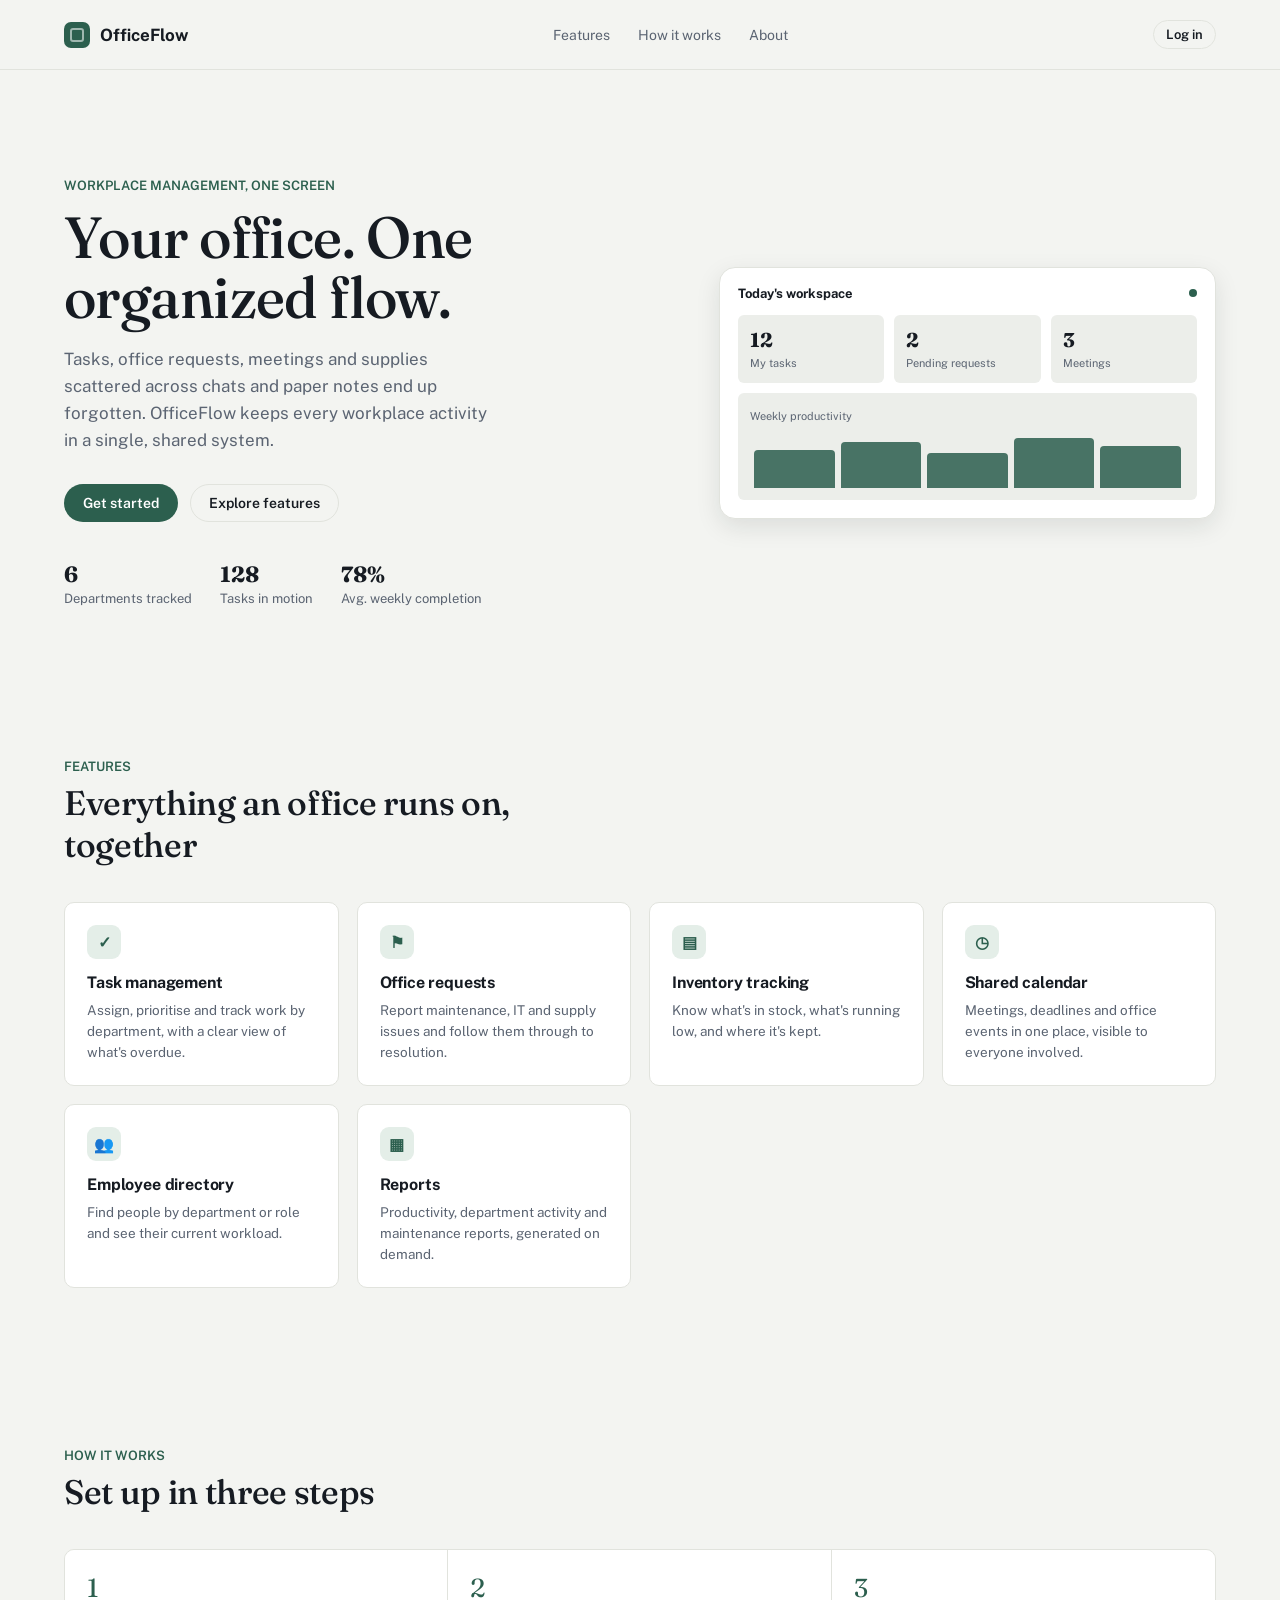
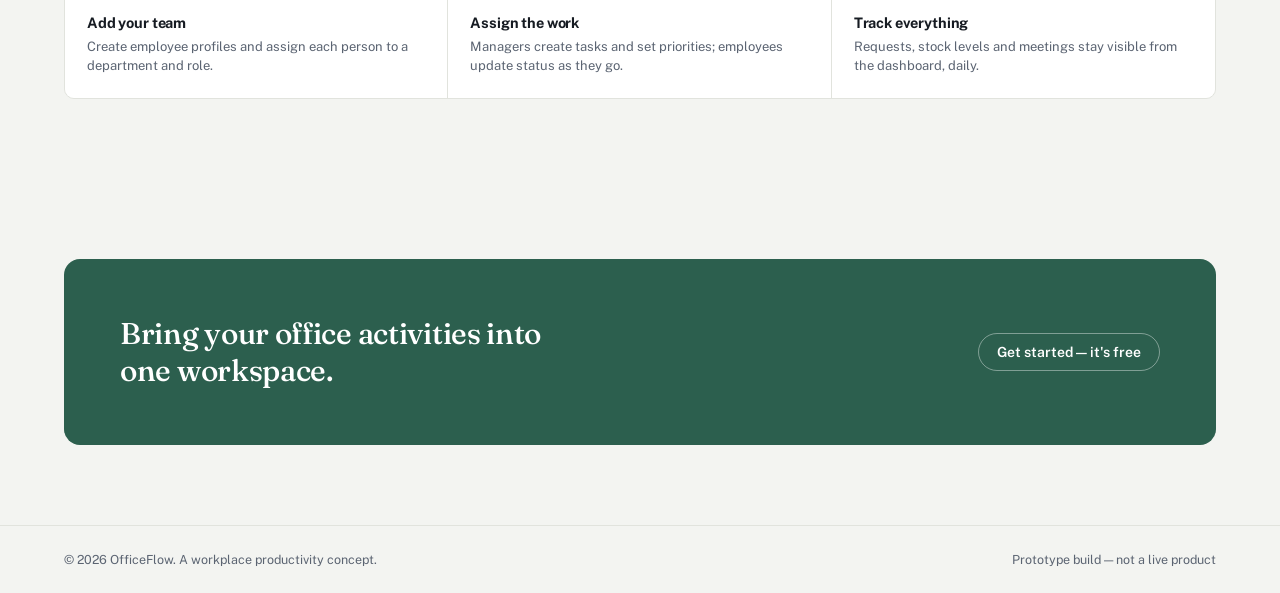
<file: officeflow-website/officeflow-site/index.html>
<!DOCTYPE html>
<html lang="en">
<head>
<meta charset="UTF-8">
<meta name="viewport" content="width=device-width, initial-scale=1, viewport-fit=cover">
<title>OfficeFlow — Organize. Collaborate. Get things done.</title>
<link rel="preconnect" href="https://fonts.googleapis.com">
<link rel="preconnect" href="https://fonts.gstatic.com" crossorigin>
<link href="https://fonts.googleapis.com/css2?family=Fraunces:ital,opsz,wght@0,9..144,400;0,9..144,500;0,9..144,600;1,9..144,500&family=Public+Sans:wght@400;500;600;700;800&display=swap" rel="stylesheet">
<link rel="stylesheet" href="style.css">
</head>
<body>
<nav class="landing-nav">
  <div class="brand"><span class="brand-mark"></span>OfficeFlow</div>
  <div class="landing-nav-links">
    <a href="#features-sec">Features</a>
    <a href="#how-sec">How it works</a>
    <a href="#about-sec">About</a>
  </div>
  <div class="landing-nav-cta"><a class="btn btn-ghost btn-sm" href="login.html">Log in</a></div>
</nav>

<section class="hero">
  <div>
    <div class="hero-eyebrow">WORKPLACE MANAGEMENT, ONE SCREEN</div>
    <h1 class="display">Your office. One organized flow.</h1>
    <p class="lede">Tasks, office requests, meetings and supplies scattered across chats and paper notes end up forgotten. OfficeFlow keeps every workplace activity in a single, shared system.</p>
    <div class="hero-actions">
      <a class="btn btn-primary" href="login.html">Get started</a>
      <a class="btn btn-ghost" href="#features-sec">Explore features</a>
    </div>
    <div class="hero-stats">
      <div class="hero-stat"><b>6</b><span>Departments tracked</span></div>
      <div class="hero-stat"><b>128</b><span>Tasks in motion</span></div>
      <div class="hero-stat"><b>78%</b><span>Avg. weekly completion</span></div>
    </div>
  </div>
  <div class="hero-preview">
    <div class="hero-preview-top"><b>Today's workspace</b><span class="hp-dot"></span></div>
    <div class="hp-row">
      <div class="hp-card"><b>12</b><span>My tasks</span></div>
      <div class="hp-card"><b>2</b><span>Pending requests</span></div>
      <div class="hp-card"><b>3</b><span>Meetings</span></div>
    </div>
    <div class="hp-card" style="margin-bottom:0;">
      <span>Weekly productivity</span>
      <div class="hp-bars">
        <i style="height:70%"></i><i style="height:85%"></i><i style="height:65%"></i><i style="height:92%"></i><i style="height:78%"></i>
      </div>
    </div>
  </div>
</section>

<section class="section" id="features-sec">
  <div class="section-head"><div class="kicker">FEATURES</div><h2 class="display">Everything an office runs on, together</h2></div>
  <div class="feature-grid">
    <div class="feature-card"><div class="fi">✓</div><h3>Task management</h3><p>Assign, prioritise and track work by department, with a clear view of what's overdue.</p></div>
    <div class="feature-card"><div class="fi">⚑</div><h3>Office requests</h3><p>Report maintenance, IT and supply issues and follow them through to resolution.</p></div>
    <div class="feature-card"><div class="fi">▤</div><h3>Inventory tracking</h3><p>Know what's in stock, what's running low, and where it's kept.</p></div>
    <div class="feature-card"><div class="fi">◷</div><h3>Shared calendar</h3><p>Meetings, deadlines and office events in one place, visible to everyone involved.</p></div>
    <div class="feature-card"><div class="fi">👥</div><h3>Employee directory</h3><p>Find people by department or role and see their current workload.</p></div>
    <div class="feature-card"><div class="fi">▦</div><h3>Reports</h3><p>Productivity, department activity and maintenance reports, generated on demand.</p></div>
  </div>
</section>

<section class="section" id="how-sec">
  <div class="section-head"><div class="kicker">HOW IT WORKS</div><h2 class="display">Set up in three steps</h2></div>
  <div class="how-steps">
    <div class="how-step"><div class="num">1</div><h4>Add your team</h4><p>Create employee profiles and assign each person to a department and role.</p></div>
    <div class="how-step"><div class="num">2</div><h4>Assign the work</h4><p>Managers create tasks and set priorities; employees update status as they go.</p></div>
    <div class="how-step"><div class="num">3</div><h4>Track everything</h4><p>Requests, stock levels and meetings stay visible from the dashboard, daily.</p></div>
  </div>
</section>

<section class="section" id="about-sec">
  <div class="cta-band">
    <h2 class="display">Bring your office activities into one workspace.</h2>
    <a class="btn btn-ghost" href="login.html">Get started — it's free</a>
  </div>
</section>

<footer class="landing-footer">
  <span>© 2026 OfficeFlow. A workplace productivity concept.</span>
  <span>Prototype build — not a live product</span>
</footer>
</body>
</html>
</file>
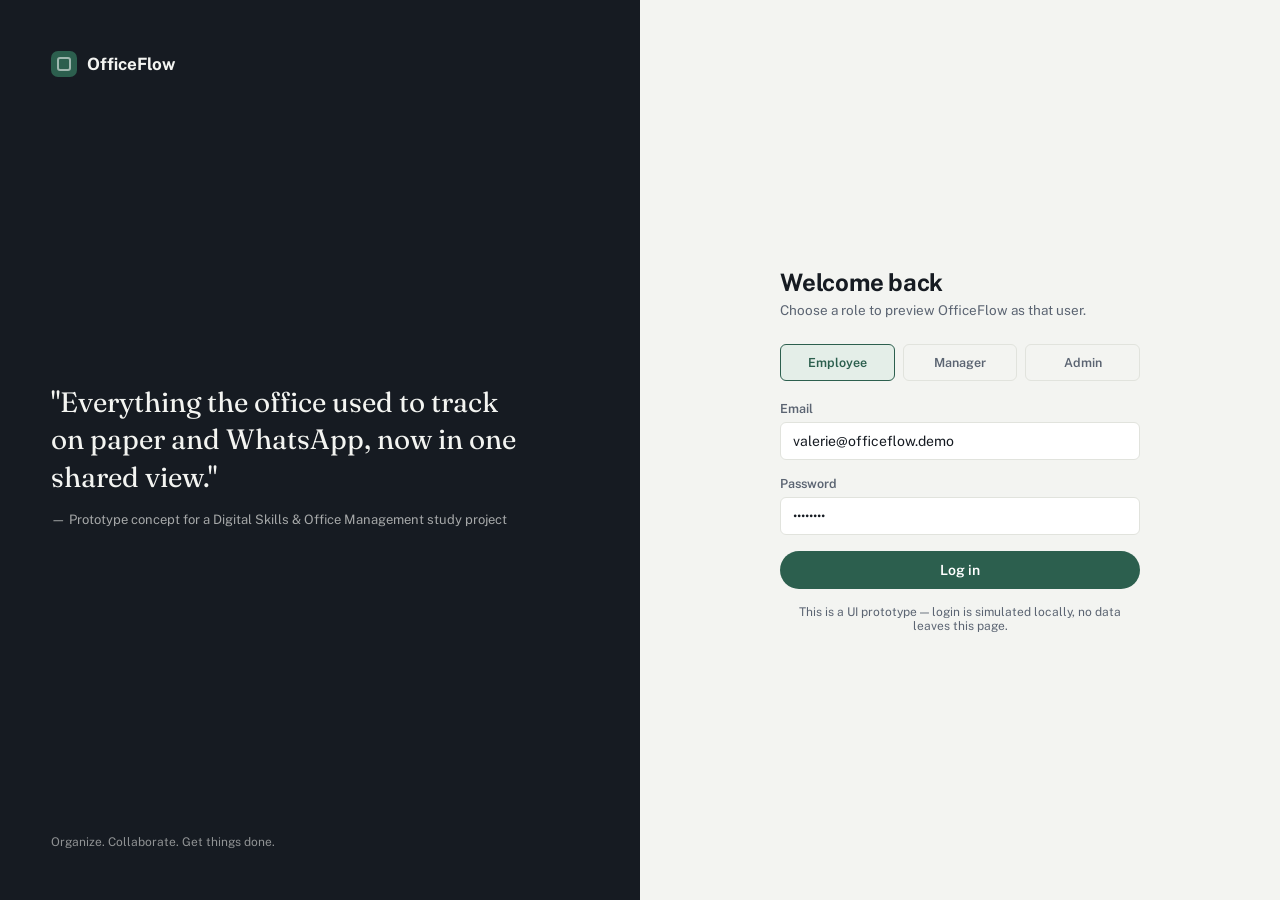
<file: officeflow-website/officeflow-site/admin-dashboard.html>
<!DOCTYPE html>
<html lang="en">
<head>
<meta charset="UTF-8">
<meta name="viewport" content="width=device-width, initial-scale=1, viewport-fit=cover">
<title>Office Overview — OfficeFlow</title>
<link rel="preconnect" href="https://fonts.googleapis.com">
<link rel="preconnect" href="https://fonts.gstatic.com" crossorigin>
<link href="https://fonts.googleapis.com/css2?family=Fraunces:ital,opsz,wght@0,9..144,400;0,9..144,500;0,9..144,600;1,9..144,500&family=Public+Sans:wght@400;500;600;700;800&display=swap" rel="stylesheet">
<link rel="stylesheet" href="style.css">
</head>
<body data-page="admin-dashboard">
<div class="app-shell">
  <div class="sidebar-scrim" id="scrim" onclick="toggleSidebar(false)"></div>
  <aside class="sidebar" id="sidebar">
    <div class="brand"><span class="brand-mark"></span>OfficeFlow</div>

    <div class="nav-label">Workspace</div>
    <a class="nav-item" data-page="dashboard" href="dashboard.html"><span class="ic">◱</span>Dashboard</a>
    <a class="nav-item" data-page="tasks" href="tasks.html"><span class="ic">☑</span>My Tasks</a>
    <a class="nav-item" data-page="requests" href="requests.html"><span class="ic">⚑</span>Requests<span class="nav-badge">2</span></a>
    <a class="nav-item" data-page="calendar" href="calendar.html"><span class="ic">◷</span>Calendar</a>
    <a class="nav-item" data-page="announcements" href="announcements.html"><span class="ic">📣</span>Announcements</a>
    <a class="nav-item" data-page="directory" href="directory.html"><span class="ic">👥</span>Directory</a>
    <a class="nav-item" data-page="profile" href="profile.html"><span class="ic">◍</span>My Profile</a>

    <div class="nav-label admin-only">Admin</div>
    <a class="nav-item admin-only" data-page="admin-dashboard" href="admin-dashboard.html"><span class="ic">▦</span>Office Overview</a>
    <a class="nav-item admin-only" data-page="employees" href="employees.html"><span class="ic">🧑‍💼</span>Employees</a>
    <a class="nav-item admin-only" data-page="inventory" href="inventory.html"><span class="ic">📦</span>Inventory</a>
    <a class="nav-item admin-only" data-page="reports" href="reports.html"><span class="ic">▤</span>Reports</a>
    <a class="nav-item admin-only" data-page="settings" href="settings.html"><span class="ic">⚙</span>Settings</a>

    <div class="sidebar-foot">
      <a class="nav-item" href="#" onclick="logout(); return false;"><span class="ic">⏻</span>Log out</a>
    </div>
  </aside>

  <div class="main-col">
    <div class="topbar">
      <button class="icon-btn hamburger" onclick="toggleSidebar(true)">☰</button>
      <div class="topbar-search"><span class="ic">⌕</span><input id="globalSearch" placeholder="Search tasks, requests, people..."></div>
      <div class="topbar-actions">
        <button class="icon-btn" onclick="toggleTheme()" id="themeBtn" title="Toggle dark mode">☾</button>
        <button class="icon-btn" onclick="toggleNotif()" title="Notifications">🔔<span class="dot-flag"></span></button>
        <a class="user-chip" href="profile.html">
          <div class="avatar" id="userAvatar">--</div>
          <div class="meta"><b id="userName">...</b><span id="userRoleLabel">...</span></div>
        </a>
      </div>
    </div>

    <div class="content" id="content"></div>
  </div>
</div>

<div class="modal-backdrop" id="modalBackdrop"><div class="modal" id="modalBody"></div></div>
<div class="toast" id="toast"></div>

<script src="app.js"></script>
<script>initAppShell();</script>
</body>
</html>
</file>
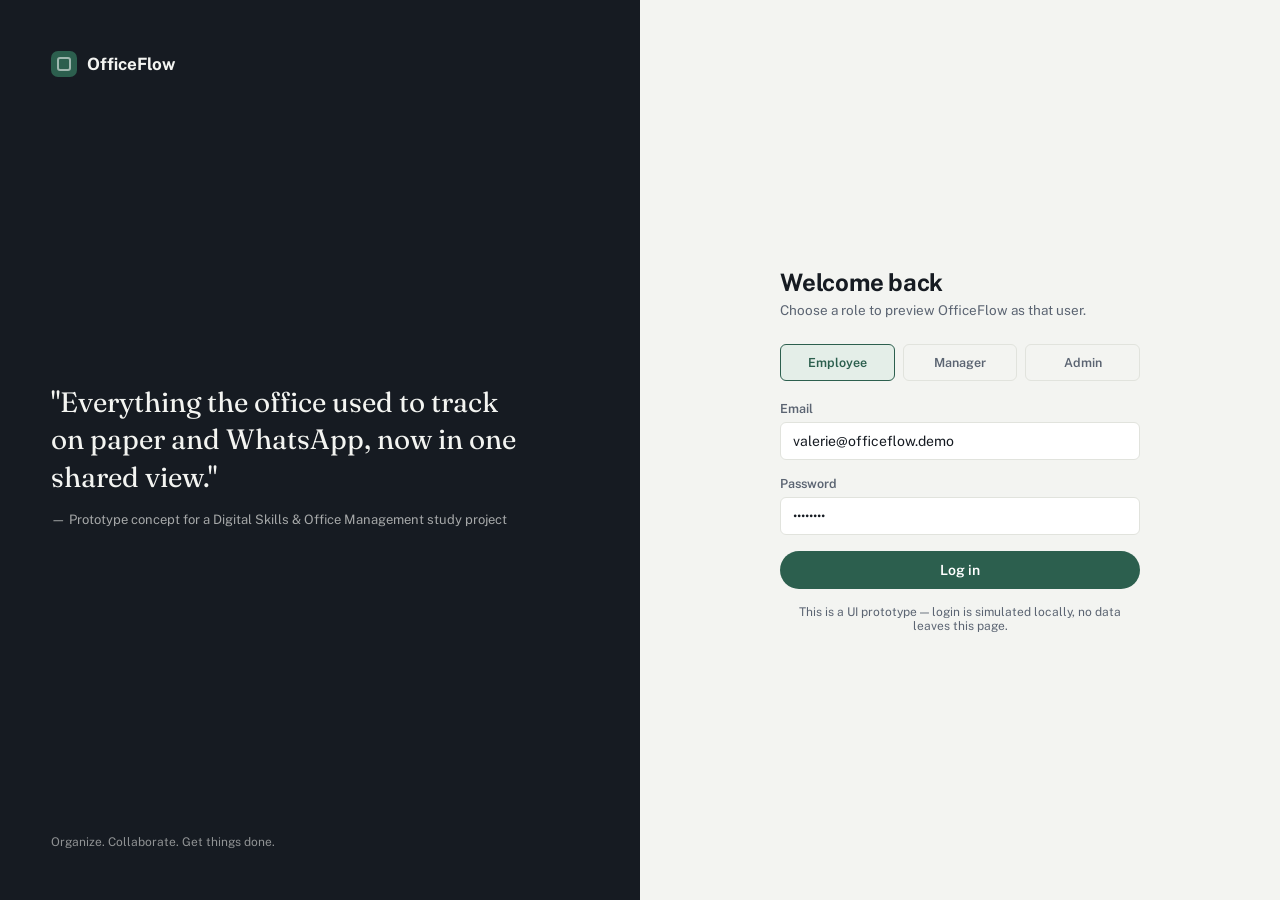
<file: officeflow-website/officeflow-site/announcements.html>
<!DOCTYPE html>
<html lang="en">
<head>
<meta charset="UTF-8">
<meta name="viewport" content="width=device-width, initial-scale=1, viewport-fit=cover">
<title>Announcements — OfficeFlow</title>
<link rel="preconnect" href="https://fonts.googleapis.com">
<link rel="preconnect" href="https://fonts.gstatic.com" crossorigin>
<link href="https://fonts.googleapis.com/css2?family=Fraunces:ital,opsz,wght@0,9..144,400;0,9..144,500;0,9..144,600;1,9..144,500&family=Public+Sans:wght@400;500;600;700;800&display=swap" rel="stylesheet">
<link rel="stylesheet" href="style.css">
</head>
<body data-page="announcements">
<div class="app-shell">
  <div class="sidebar-scrim" id="scrim" onclick="toggleSidebar(false)"></div>
  <aside class="sidebar" id="sidebar">
    <div class="brand"><span class="brand-mark"></span>OfficeFlow</div>

    <div class="nav-label">Workspace</div>
    <a class="nav-item" data-page="dashboard" href="dashboard.html"><span class="ic">◱</span>Dashboard</a>
    <a class="nav-item" data-page="tasks" href="tasks.html"><span class="ic">☑</span>My Tasks</a>
    <a class="nav-item" data-page="requests" href="requests.html"><span class="ic">⚑</span>Requests<span class="nav-badge">2</span></a>
    <a class="nav-item" data-page="calendar" href="calendar.html"><span class="ic">◷</span>Calendar</a>
    <a class="nav-item" data-page="announcements" href="announcements.html"><span class="ic">📣</span>Announcements</a>
    <a class="nav-item" data-page="directory" href="directory.html"><span class="ic">👥</span>Directory</a>
    <a class="nav-item" data-page="profile" href="profile.html"><span class="ic">◍</span>My Profile</a>

    <div class="nav-label admin-only">Admin</div>
    <a class="nav-item admin-only" data-page="admin-dashboard" href="admin-dashboard.html"><span class="ic">▦</span>Office Overview</a>
    <a class="nav-item admin-only" data-page="employees" href="employees.html"><span class="ic">🧑‍💼</span>Employees</a>
    <a class="nav-item admin-only" data-page="inventory" href="inventory.html"><span class="ic">📦</span>Inventory</a>
    <a class="nav-item admin-only" data-page="reports" href="reports.html"><span class="ic">▤</span>Reports</a>
    <a class="nav-item admin-only" data-page="settings" href="settings.html"><span class="ic">⚙</span>Settings</a>

    <div class="sidebar-foot">
      <a class="nav-item" href="#" onclick="logout(); return false;"><span class="ic">⏻</span>Log out</a>
    </div>
  </aside>

  <div class="main-col">
    <div class="topbar">
      <button class="icon-btn hamburger" onclick="toggleSidebar(true)">☰</button>
      <div class="topbar-search"><span class="ic">⌕</span><input id="globalSearch" placeholder="Search tasks, requests, people..."></div>
      <div class="topbar-actions">
        <button class="icon-btn" onclick="toggleTheme()" id="themeBtn" title="Toggle dark mode">☾</button>
        <button class="icon-btn" onclick="toggleNotif()" title="Notifications">🔔<span class="dot-flag"></span></button>
        <a class="user-chip" href="profile.html">
          <div class="avatar" id="userAvatar">--</div>
          <div class="meta"><b id="userName">...</b><span id="userRoleLabel">...</span></div>
        </a>
      </div>
    </div>

    <div class="content" id="content"></div>
  </div>
</div>

<div class="modal-backdrop" id="modalBackdrop"><div class="modal" id="modalBody"></div></div>
<div class="toast" id="toast"></div>

<script src="app.js"></script>
<script>initAppShell();</script>
</body>
</html>
</file>
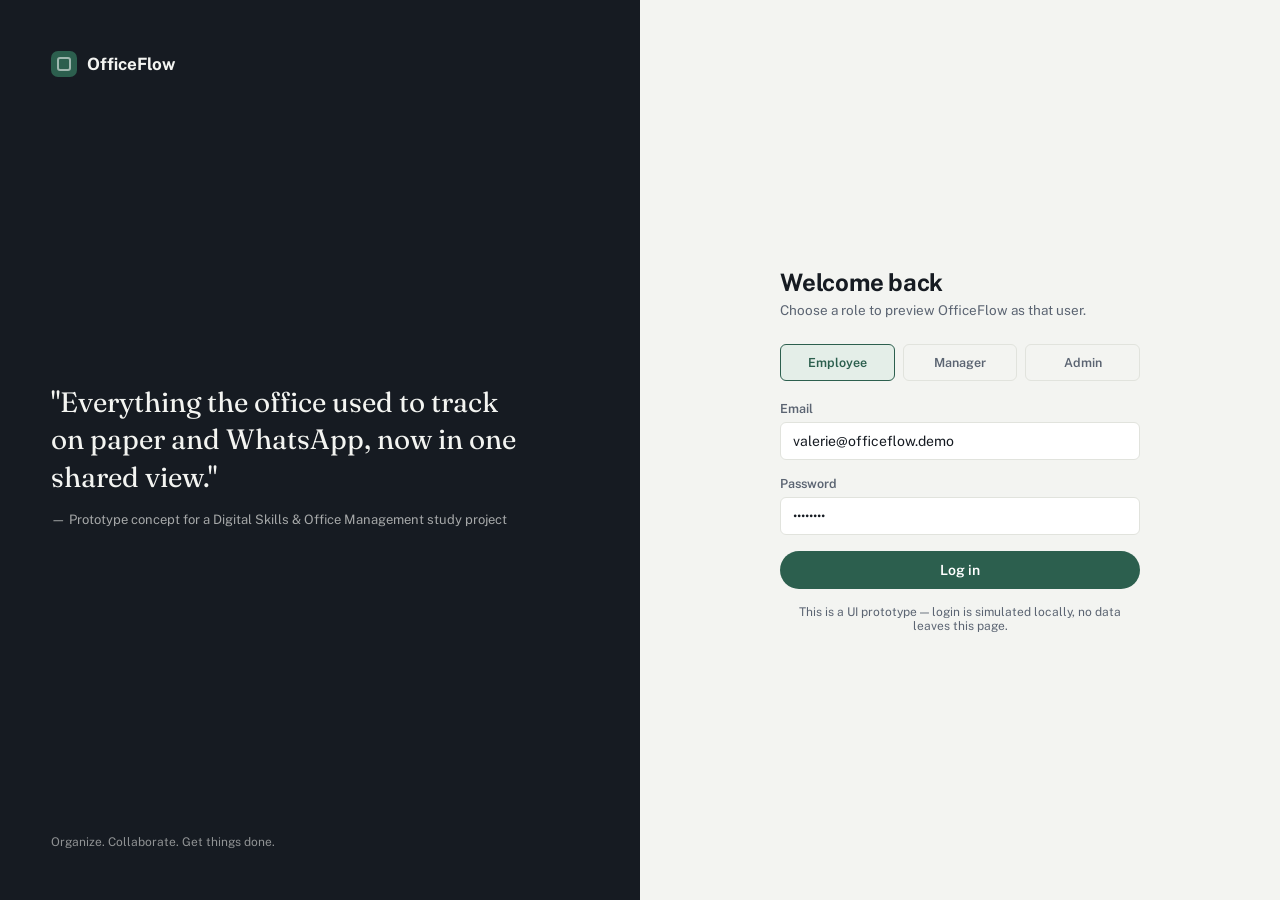
<file: officeflow-website/officeflow-site/calendar.html>
<!DOCTYPE html>
<html lang="en">
<head>
<meta charset="UTF-8">
<meta name="viewport" content="width=device-width, initial-scale=1, viewport-fit=cover">
<title>Calendar — OfficeFlow</title>
<link rel="preconnect" href="https://fonts.googleapis.com">
<link rel="preconnect" href="https://fonts.gstatic.com" crossorigin>
<link href="https://fonts.googleapis.com/css2?family=Fraunces:ital,opsz,wght@0,9..144,400;0,9..144,500;0,9..144,600;1,9..144,500&family=Public+Sans:wght@400;500;600;700;800&display=swap" rel="stylesheet">
<link rel="stylesheet" href="style.css">
</head>
<body data-page="calendar">
<div class="app-shell">
  <div class="sidebar-scrim" id="scrim" onclick="toggleSidebar(false)"></div>
  <aside class="sidebar" id="sidebar">
    <div class="brand"><span class="brand-mark"></span>OfficeFlow</div>

    <div class="nav-label">Workspace</div>
    <a class="nav-item" data-page="dashboard" href="dashboard.html"><span class="ic">◱</span>Dashboard</a>
    <a class="nav-item" data-page="tasks" href="tasks.html"><span class="ic">☑</span>My Tasks</a>
    <a class="nav-item" data-page="requests" href="requests.html"><span class="ic">⚑</span>Requests<span class="nav-badge">2</span></a>
    <a class="nav-item" data-page="calendar" href="calendar.html"><span class="ic">◷</span>Calendar</a>
    <a class="nav-item" data-page="announcements" href="announcements.html"><span class="ic">📣</span>Announcements</a>
    <a class="nav-item" data-page="directory" href="directory.html"><span class="ic">👥</span>Directory</a>
    <a class="nav-item" data-page="profile" href="profile.html"><span class="ic">◍</span>My Profile</a>

    <div class="nav-label admin-only">Admin</div>
    <a class="nav-item admin-only" data-page="admin-dashboard" href="admin-dashboard.html"><span class="ic">▦</span>Office Overview</a>
    <a class="nav-item admin-only" data-page="employees" href="employees.html"><span class="ic">🧑‍💼</span>Employees</a>
    <a class="nav-item admin-only" data-page="inventory" href="inventory.html"><span class="ic">📦</span>Inventory</a>
    <a class="nav-item admin-only" data-page="reports" href="reports.html"><span class="ic">▤</span>Reports</a>
    <a class="nav-item admin-only" data-page="settings" href="settings.html"><span class="ic">⚙</span>Settings</a>

    <div class="sidebar-foot">
      <a class="nav-item" href="#" onclick="logout(); return false;"><span class="ic">⏻</span>Log out</a>
    </div>
  </aside>

  <div class="main-col">
    <div class="topbar">
      <button class="icon-btn hamburger" onclick="toggleSidebar(true)">☰</button>
      <div class="topbar-search"><span class="ic">⌕</span><input id="globalSearch" placeholder="Search tasks, requests, people..."></div>
      <div class="topbar-actions">
        <button class="icon-btn" onclick="toggleTheme()" id="themeBtn" title="Toggle dark mode">☾</button>
        <button class="icon-btn" onclick="toggleNotif()" title="Notifications">🔔<span class="dot-flag"></span></button>
        <a class="user-chip" href="profile.html">
          <div class="avatar" id="userAvatar">--</div>
          <div class="meta"><b id="userName">...</b><span id="userRoleLabel">...</span></div>
        </a>
      </div>
    </div>

    <div class="content" id="content"></div>
  </div>
</div>

<div class="modal-backdrop" id="modalBackdrop"><div class="modal" id="modalBody"></div></div>
<div class="toast" id="toast"></div>

<script src="app.js"></script>
<script>initAppShell();</script>
</body>
</html>
</file>
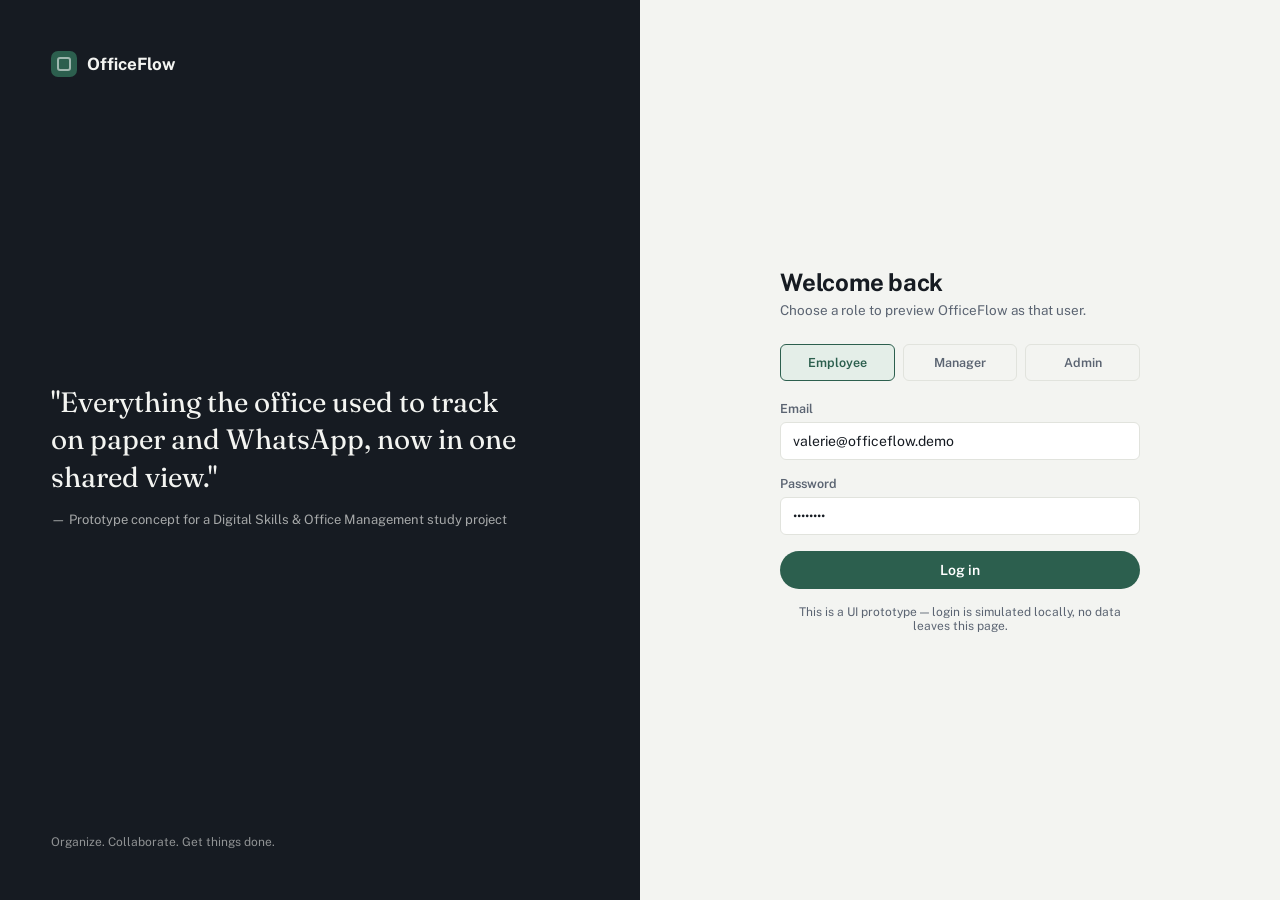
<file: officeflow-website/officeflow-site/dashboard.html>
<!DOCTYPE html>
<html lang="en">
<head>
<meta charset="UTF-8">
<meta name="viewport" content="width=device-width, initial-scale=1, viewport-fit=cover">
<title>Dashboard — OfficeFlow</title>
<link rel="preconnect" href="https://fonts.googleapis.com">
<link rel="preconnect" href="https://fonts.gstatic.com" crossorigin>
<link href="https://fonts.googleapis.com/css2?family=Fraunces:ital,opsz,wght@0,9..144,400;0,9..144,500;0,9..144,600;1,9..144,500&family=Public+Sans:wght@400;500;600;700;800&display=swap" rel="stylesheet">
<link rel="stylesheet" href="style.css">
</head>
<body data-page="dashboard">
<div class="app-shell">
  <div class="sidebar-scrim" id="scrim" onclick="toggleSidebar(false)"></div>
  <aside class="sidebar" id="sidebar">
    <div class="brand"><span class="brand-mark"></span>OfficeFlow</div>

    <div class="nav-label">Workspace</div>
    <a class="nav-item" data-page="dashboard" href="dashboard.html"><span class="ic">◱</span>Dashboard</a>
    <a class="nav-item" data-page="tasks" href="tasks.html"><span class="ic">☑</span>My Tasks</a>
    <a class="nav-item" data-page="requests" href="requests.html"><span class="ic">⚑</span>Requests<span class="nav-badge">2</span></a>
    <a class="nav-item" data-page="calendar" href="calendar.html"><span class="ic">◷</span>Calendar</a>
    <a class="nav-item" data-page="announcements" href="announcements.html"><span class="ic">📣</span>Announcements</a>
    <a class="nav-item" data-page="directory" href="directory.html"><span class="ic">👥</span>Directory</a>
    <a class="nav-item" data-page="profile" href="profile.html"><span class="ic">◍</span>My Profile</a>

    <div class="nav-label admin-only">Admin</div>
    <a class="nav-item admin-only" data-page="admin-dashboard" href="admin-dashboard.html"><span class="ic">▦</span>Office Overview</a>
    <a class="nav-item admin-only" data-page="employees" href="employees.html"><span class="ic">🧑‍💼</span>Employees</a>
    <a class="nav-item admin-only" data-page="inventory" href="inventory.html"><span class="ic">📦</span>Inventory</a>
    <a class="nav-item admin-only" data-page="reports" href="reports.html"><span class="ic">▤</span>Reports</a>
    <a class="nav-item admin-only" data-page="settings" href="settings.html"><span class="ic">⚙</span>Settings</a>

    <div class="sidebar-foot">
      <a class="nav-item" href="#" onclick="logout(); return false;"><span class="ic">⏻</span>Log out</a>
    </div>
  </aside>

  <div class="main-col">
    <div class="topbar">
      <button class="icon-btn hamburger" onclick="toggleSidebar(true)">☰</button>
      <div class="topbar-search"><span class="ic">⌕</span><input id="globalSearch" placeholder="Search tasks, requests, people..."></div>
      <div class="topbar-actions">
        <button class="icon-btn" onclick="toggleTheme()" id="themeBtn" title="Toggle dark mode">☾</button>
        <button class="icon-btn" onclick="toggleNotif()" title="Notifications">🔔<span class="dot-flag"></span></button>
        <a class="user-chip" href="profile.html">
          <div class="avatar" id="userAvatar">--</div>
          <div class="meta"><b id="userName">...</b><span id="userRoleLabel">...</span></div>
        </a>
      </div>
    </div>

    <div class="content" id="content"></div>
  </div>
</div>

<div class="modal-backdrop" id="modalBackdrop"><div class="modal" id="modalBody"></div></div>
<div class="toast" id="toast"></div>

<script src="app.js"></script>
<script>initAppShell();</script>
</body>
</html>
</file>
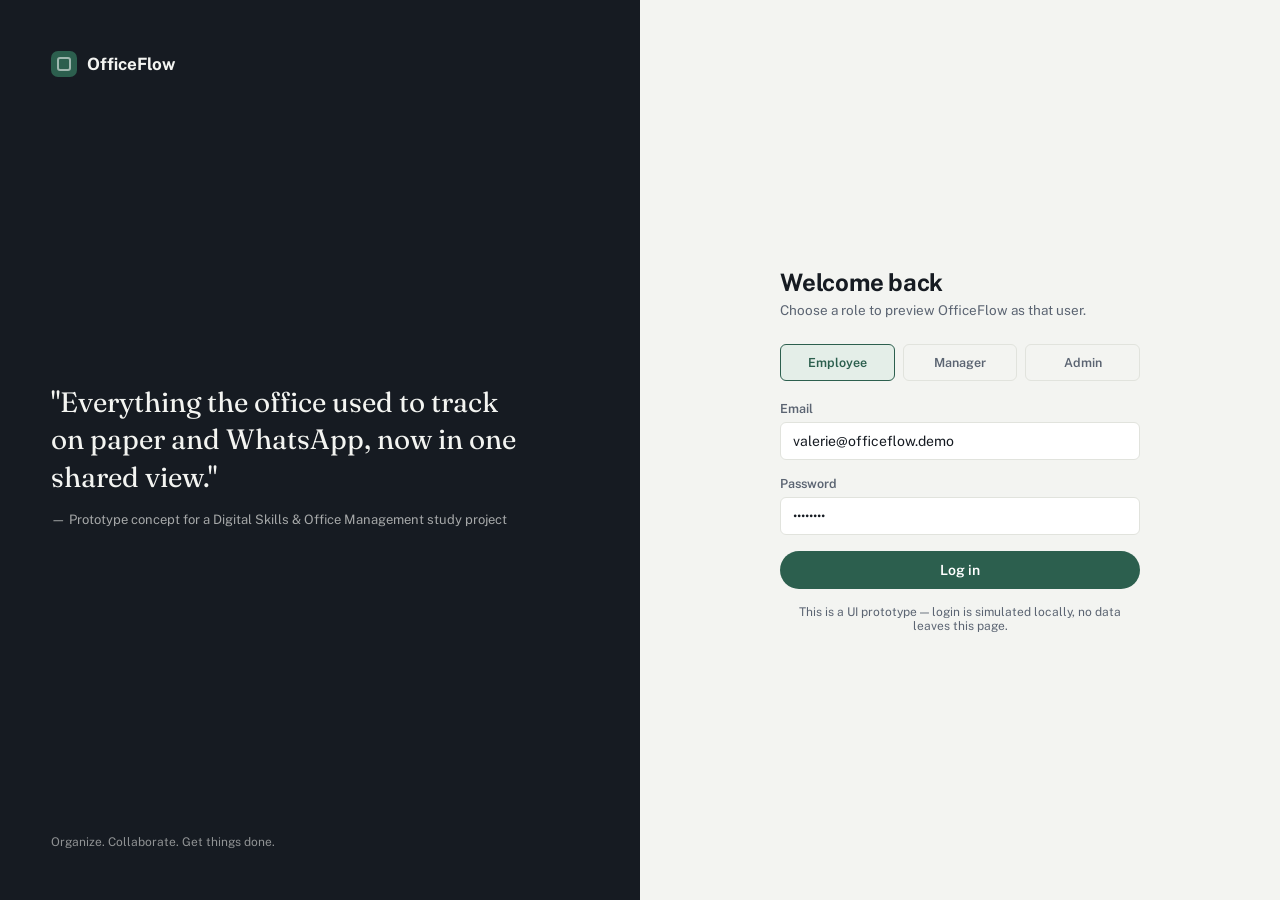
<file: officeflow-website/officeflow-site/directory.html>
<!DOCTYPE html>
<html lang="en">
<head>
<meta charset="UTF-8">
<meta name="viewport" content="width=device-width, initial-scale=1, viewport-fit=cover">
<title>Employee Directory — OfficeFlow</title>
<link rel="preconnect" href="https://fonts.googleapis.com">
<link rel="preconnect" href="https://fonts.gstatic.com" crossorigin>
<link href="https://fonts.googleapis.com/css2?family=Fraunces:ital,opsz,wght@0,9..144,400;0,9..144,500;0,9..144,600;1,9..144,500&family=Public+Sans:wght@400;500;600;700;800&display=swap" rel="stylesheet">
<link rel="stylesheet" href="style.css">
</head>
<body data-page="directory">
<div class="app-shell">
  <div class="sidebar-scrim" id="scrim" onclick="toggleSidebar(false)"></div>
  <aside class="sidebar" id="sidebar">
    <div class="brand"><span class="brand-mark"></span>OfficeFlow</div>

    <div class="nav-label">Workspace</div>
    <a class="nav-item" data-page="dashboard" href="dashboard.html"><span class="ic">◱</span>Dashboard</a>
    <a class="nav-item" data-page="tasks" href="tasks.html"><span class="ic">☑</span>My Tasks</a>
    <a class="nav-item" data-page="requests" href="requests.html"><span class="ic">⚑</span>Requests<span class="nav-badge">2</span></a>
    <a class="nav-item" data-page="calendar" href="calendar.html"><span class="ic">◷</span>Calendar</a>
    <a class="nav-item" data-page="announcements" href="announcements.html"><span class="ic">📣</span>Announcements</a>
    <a class="nav-item" data-page="directory" href="directory.html"><span class="ic">👥</span>Directory</a>
    <a class="nav-item" data-page="profile" href="profile.html"><span class="ic">◍</span>My Profile</a>

    <div class="nav-label admin-only">Admin</div>
    <a class="nav-item admin-only" data-page="admin-dashboard" href="admin-dashboard.html"><span class="ic">▦</span>Office Overview</a>
    <a class="nav-item admin-only" data-page="employees" href="employees.html"><span class="ic">🧑‍💼</span>Employees</a>
    <a class="nav-item admin-only" data-page="inventory" href="inventory.html"><span class="ic">📦</span>Inventory</a>
    <a class="nav-item admin-only" data-page="reports" href="reports.html"><span class="ic">▤</span>Reports</a>
    <a class="nav-item admin-only" data-page="settings" href="settings.html"><span class="ic">⚙</span>Settings</a>

    <div class="sidebar-foot">
      <a class="nav-item" href="#" onclick="logout(); return false;"><span class="ic">⏻</span>Log out</a>
    </div>
  </aside>

  <div class="main-col">
    <div class="topbar">
      <button class="icon-btn hamburger" onclick="toggleSidebar(true)">☰</button>
      <div class="topbar-search"><span class="ic">⌕</span><input id="globalSearch" placeholder="Search tasks, requests, people..."></div>
      <div class="topbar-actions">
        <button class="icon-btn" onclick="toggleTheme()" id="themeBtn" title="Toggle dark mode">☾</button>
        <button class="icon-btn" onclick="toggleNotif()" title="Notifications">🔔<span class="dot-flag"></span></button>
        <a class="user-chip" href="profile.html">
          <div class="avatar" id="userAvatar">--</div>
          <div class="meta"><b id="userName">...</b><span id="userRoleLabel">...</span></div>
        </a>
      </div>
    </div>

    <div class="content" id="content"></div>
  </div>
</div>

<div class="modal-backdrop" id="modalBackdrop"><div class="modal" id="modalBody"></div></div>
<div class="toast" id="toast"></div>

<script src="app.js"></script>
<script>initAppShell();</script>
</body>
</html>
</file>
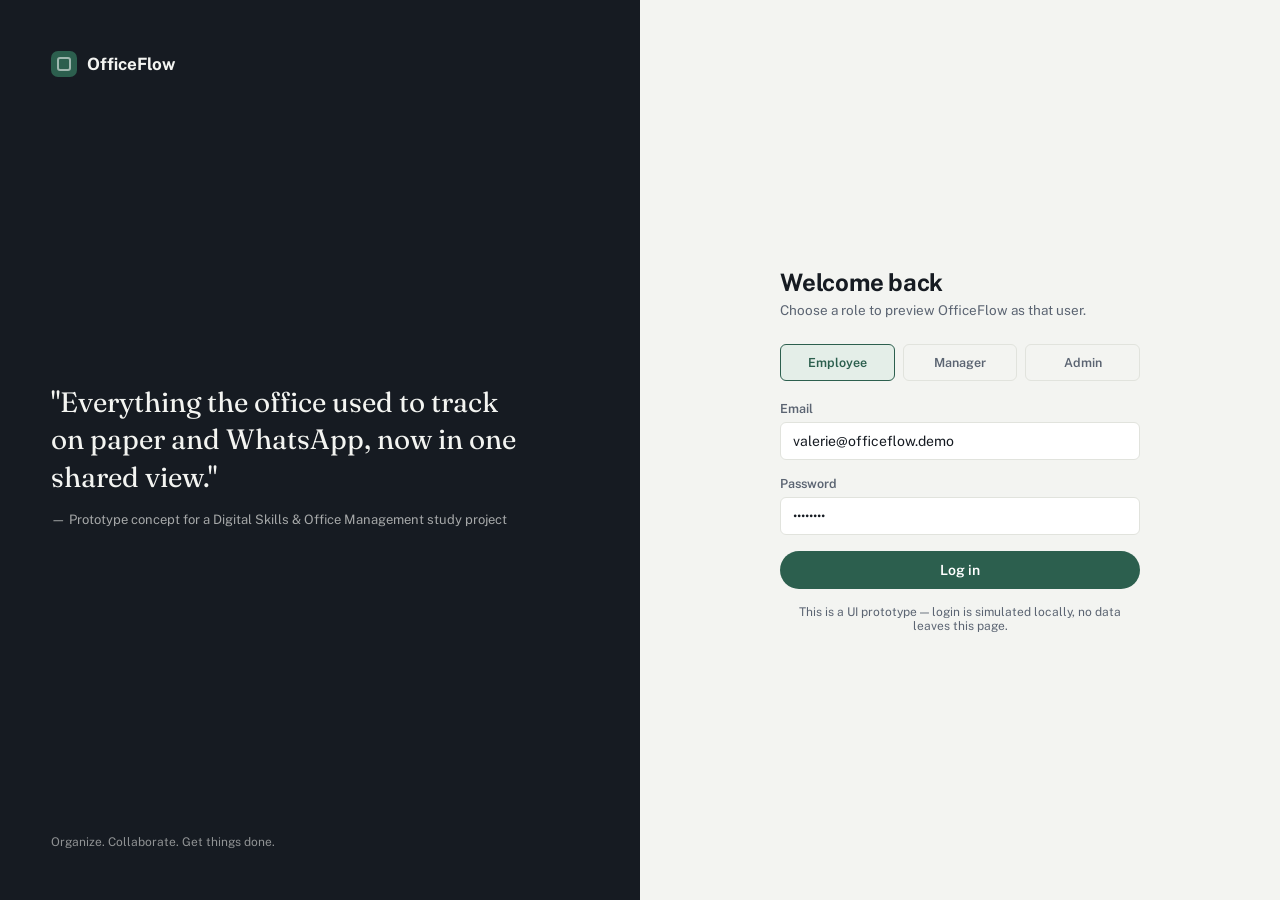
<file: officeflow-website/officeflow-site/employees.html>
<!DOCTYPE html>
<html lang="en">
<head>
<meta charset="UTF-8">
<meta name="viewport" content="width=device-width, initial-scale=1, viewport-fit=cover">
<title>Employees — OfficeFlow</title>
<link rel="preconnect" href="https://fonts.googleapis.com">
<link rel="preconnect" href="https://fonts.gstatic.com" crossorigin>
<link href="https://fonts.googleapis.com/css2?family=Fraunces:ital,opsz,wght@0,9..144,400;0,9..144,500;0,9..144,600;1,9..144,500&family=Public+Sans:wght@400;500;600;700;800&display=swap" rel="stylesheet">
<link rel="stylesheet" href="style.css">
</head>
<body data-page="employees">
<div class="app-shell">
  <div class="sidebar-scrim" id="scrim" onclick="toggleSidebar(false)"></div>
  <aside class="sidebar" id="sidebar">
    <div class="brand"><span class="brand-mark"></span>OfficeFlow</div>

    <div class="nav-label">Workspace</div>
    <a class="nav-item" data-page="dashboard" href="dashboard.html"><span class="ic">◱</span>Dashboard</a>
    <a class="nav-item" data-page="tasks" href="tasks.html"><span class="ic">☑</span>My Tasks</a>
    <a class="nav-item" data-page="requests" href="requests.html"><span class="ic">⚑</span>Requests<span class="nav-badge">2</span></a>
    <a class="nav-item" data-page="calendar" href="calendar.html"><span class="ic">◷</span>Calendar</a>
    <a class="nav-item" data-page="announcements" href="announcements.html"><span class="ic">📣</span>Announcements</a>
    <a class="nav-item" data-page="directory" href="directory.html"><span class="ic">👥</span>Directory</a>
    <a class="nav-item" data-page="profile" href="profile.html"><span class="ic">◍</span>My Profile</a>

    <div class="nav-label admin-only">Admin</div>
    <a class="nav-item admin-only" data-page="admin-dashboard" href="admin-dashboard.html"><span class="ic">▦</span>Office Overview</a>
    <a class="nav-item admin-only" data-page="employees" href="employees.html"><span class="ic">🧑‍💼</span>Employees</a>
    <a class="nav-item admin-only" data-page="inventory" href="inventory.html"><span class="ic">📦</span>Inventory</a>
    <a class="nav-item admin-only" data-page="reports" href="reports.html"><span class="ic">▤</span>Reports</a>
    <a class="nav-item admin-only" data-page="settings" href="settings.html"><span class="ic">⚙</span>Settings</a>

    <div class="sidebar-foot">
      <a class="nav-item" href="#" onclick="logout(); return false;"><span class="ic">⏻</span>Log out</a>
    </div>
  </aside>

  <div class="main-col">
    <div class="topbar">
      <button class="icon-btn hamburger" onclick="toggleSidebar(true)">☰</button>
      <div class="topbar-search"><span class="ic">⌕</span><input id="globalSearch" placeholder="Search tasks, requests, people..."></div>
      <div class="topbar-actions">
        <button class="icon-btn" onclick="toggleTheme()" id="themeBtn" title="Toggle dark mode">☾</button>
        <button class="icon-btn" onclick="toggleNotif()" title="Notifications">🔔<span class="dot-flag"></span></button>
        <a class="user-chip" href="profile.html">
          <div class="avatar" id="userAvatar">--</div>
          <div class="meta"><b id="userName">...</b><span id="userRoleLabel">...</span></div>
        </a>
      </div>
    </div>

    <div class="content" id="content"></div>
  </div>
</div>

<div class="modal-backdrop" id="modalBackdrop"><div class="modal" id="modalBody"></div></div>
<div class="toast" id="toast"></div>

<script src="app.js"></script>
<script>initAppShell();</script>
</body>
</html>
</file>
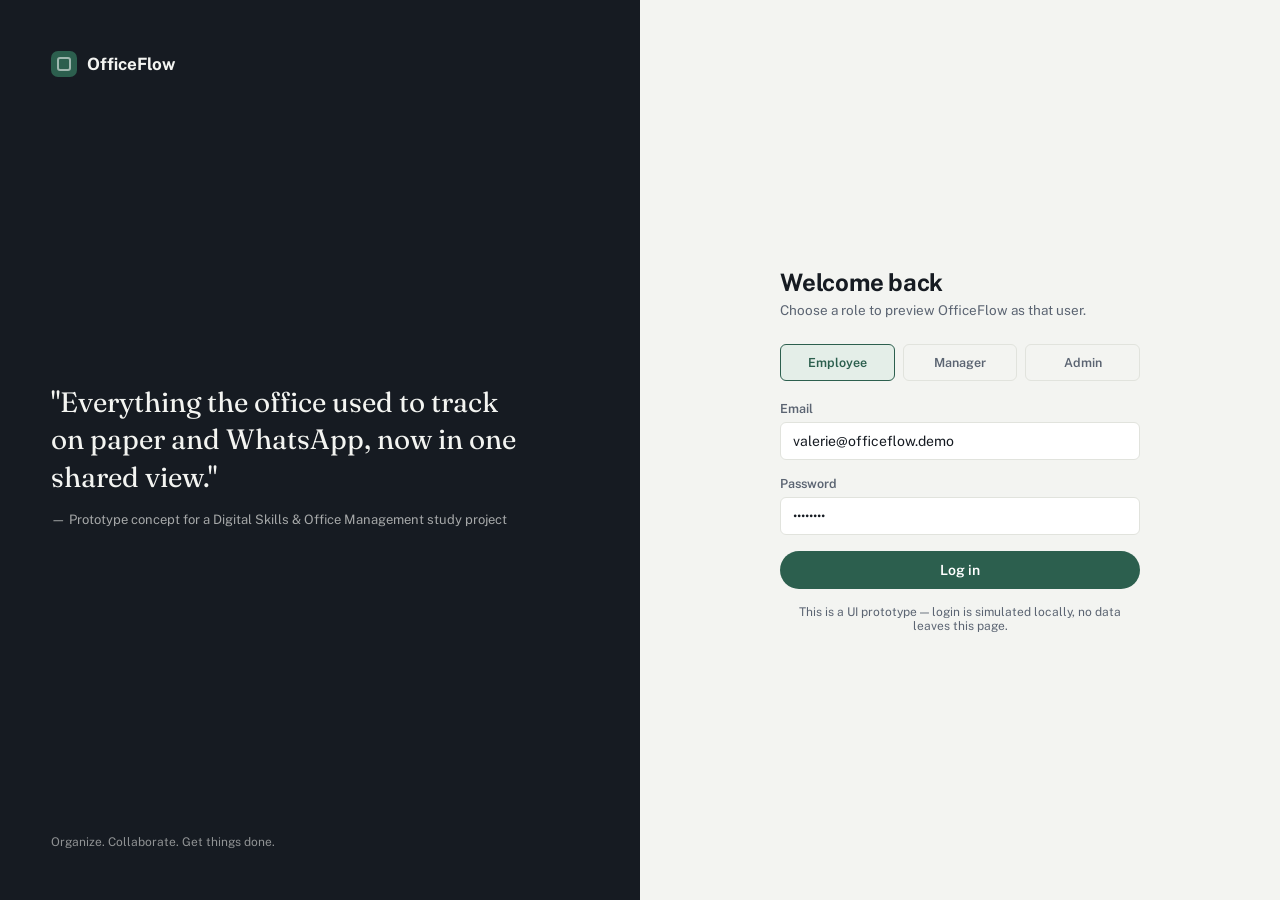
<file: officeflow-website/officeflow-site/inventory.html>
<!DOCTYPE html>
<html lang="en">
<head>
<meta charset="UTF-8">
<meta name="viewport" content="width=device-width, initial-scale=1, viewport-fit=cover">
<title>Inventory — OfficeFlow</title>
<link rel="preconnect" href="https://fonts.googleapis.com">
<link rel="preconnect" href="https://fonts.gstatic.com" crossorigin>
<link href="https://fonts.googleapis.com/css2?family=Fraunces:ital,opsz,wght@0,9..144,400;0,9..144,500;0,9..144,600;1,9..144,500&family=Public+Sans:wght@400;500;600;700;800&display=swap" rel="stylesheet">
<link rel="stylesheet" href="style.css">
</head>
<body data-page="inventory">
<div class="app-shell">
  <div class="sidebar-scrim" id="scrim" onclick="toggleSidebar(false)"></div>
  <aside class="sidebar" id="sidebar">
    <div class="brand"><span class="brand-mark"></span>OfficeFlow</div>

    <div class="nav-label">Workspace</div>
    <a class="nav-item" data-page="dashboard" href="dashboard.html"><span class="ic">◱</span>Dashboard</a>
    <a class="nav-item" data-page="tasks" href="tasks.html"><span class="ic">☑</span>My Tasks</a>
    <a class="nav-item" data-page="requests" href="requests.html"><span class="ic">⚑</span>Requests<span class="nav-badge">2</span></a>
    <a class="nav-item" data-page="calendar" href="calendar.html"><span class="ic">◷</span>Calendar</a>
    <a class="nav-item" data-page="announcements" href="announcements.html"><span class="ic">📣</span>Announcements</a>
    <a class="nav-item" data-page="directory" href="directory.html"><span class="ic">👥</span>Directory</a>
    <a class="nav-item" data-page="profile" href="profile.html"><span class="ic">◍</span>My Profile</a>

    <div class="nav-label admin-only">Admin</div>
    <a class="nav-item admin-only" data-page="admin-dashboard" href="admin-dashboard.html"><span class="ic">▦</span>Office Overview</a>
    <a class="nav-item admin-only" data-page="employees" href="employees.html"><span class="ic">🧑‍💼</span>Employees</a>
    <a class="nav-item admin-only" data-page="inventory" href="inventory.html"><span class="ic">📦</span>Inventory</a>
    <a class="nav-item admin-only" data-page="reports" href="reports.html"><span class="ic">▤</span>Reports</a>
    <a class="nav-item admin-only" data-page="settings" href="settings.html"><span class="ic">⚙</span>Settings</a>

    <div class="sidebar-foot">
      <a class="nav-item" href="#" onclick="logout(); return false;"><span class="ic">⏻</span>Log out</a>
    </div>
  </aside>

  <div class="main-col">
    <div class="topbar">
      <button class="icon-btn hamburger" onclick="toggleSidebar(true)">☰</button>
      <div class="topbar-search"><span class="ic">⌕</span><input id="globalSearch" placeholder="Search tasks, requests, people..."></div>
      <div class="topbar-actions">
        <button class="icon-btn" onclick="toggleTheme()" id="themeBtn" title="Toggle dark mode">☾</button>
        <button class="icon-btn" onclick="toggleNotif()" title="Notifications">🔔<span class="dot-flag"></span></button>
        <a class="user-chip" href="profile.html">
          <div class="avatar" id="userAvatar">--</div>
          <div class="meta"><b id="userName">...</b><span id="userRoleLabel">...</span></div>
        </a>
      </div>
    </div>

    <div class="content" id="content"></div>
  </div>
</div>

<div class="modal-backdrop" id="modalBackdrop"><div class="modal" id="modalBody"></div></div>
<div class="toast" id="toast"></div>

<script src="app.js"></script>
<script>initAppShell();</script>
</body>
</html>
</file>
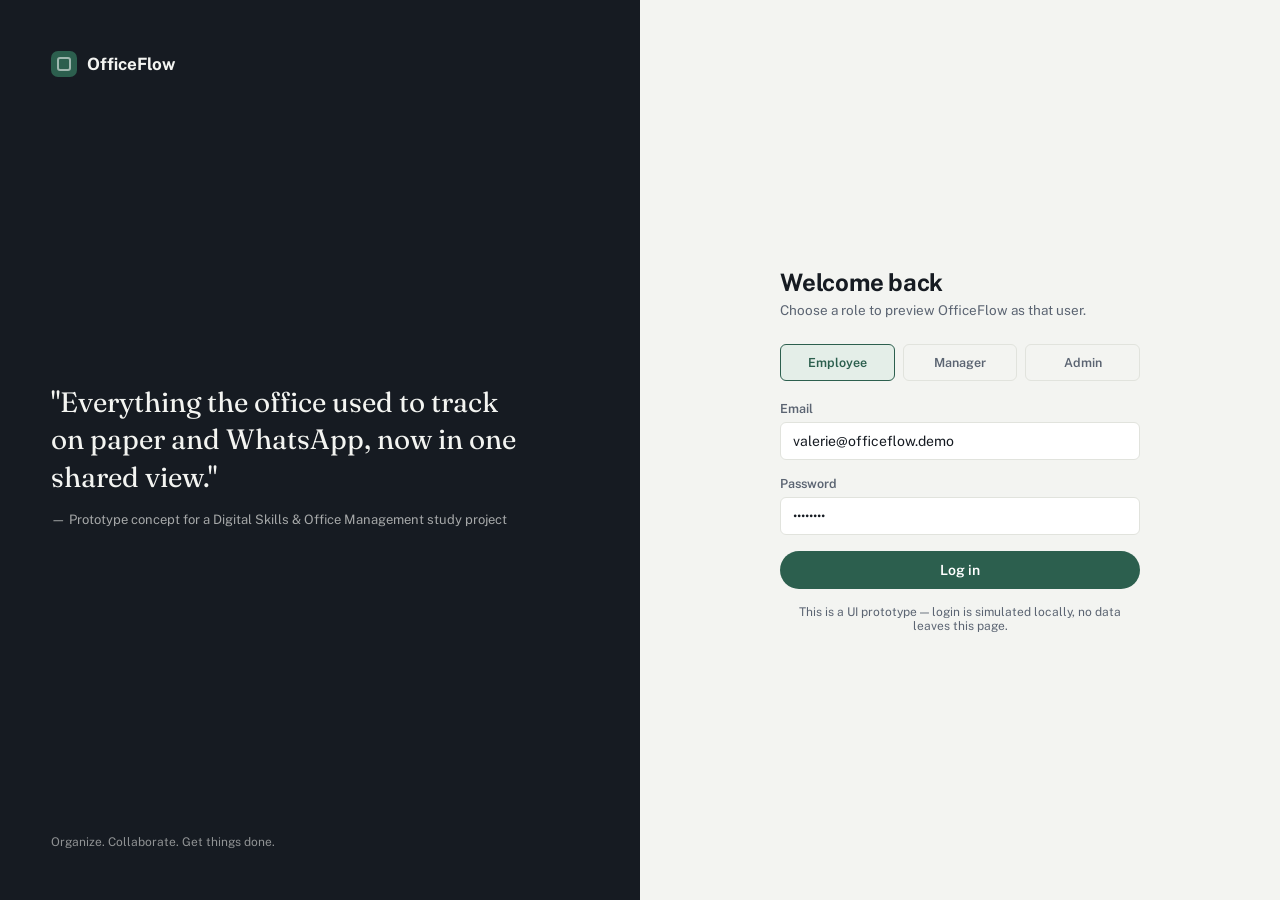
<file: officeflow-website/officeflow-site/login.html>
<!DOCTYPE html>
<html lang="en">
<head>
<meta charset="UTF-8">
<meta name="viewport" content="width=device-width, initial-scale=1, viewport-fit=cover">
<title>Log in — OfficeFlow</title>
<link rel="preconnect" href="https://fonts.googleapis.com">
<link rel="preconnect" href="https://fonts.gstatic.com" crossorigin>
<link href="https://fonts.googleapis.com/css2?family=Fraunces:ital,opsz,wght@0,9..144,400;0,9..144,500;0,9..144,600;1,9..144,500&family=Public+Sans:wght@400;500;600;700;800&display=swap" rel="stylesheet">
<link rel="stylesheet" href="style.css">
</head>
<body>
<div class="auth-wrap">
  <div class="auth-side">
    <div class="brand"><span class="brand-mark"></span>OfficeFlow</div>
    <div class="auth-quote">"Everything the office used to track on paper and WhatsApp, now in one shared view."
      <span>— Prototype concept for a Digital Skills &amp; Office Management study project</span>
    </div>
    <div style="font-size:12px; opacity:.55;">Organize. Collaborate. Get things done.</div>
  </div>
  <div class="auth-form-wrap">
    <div class="auth-form">
      <h2>Welcome back</h2>
      <p class="sub">Choose a role to preview OfficeFlow as that user.</p>
      <div class="role-picker" id="rolePicker">
        <div class="role-opt active" data-role="employee">Employee</div>
        <div class="role-opt" data-role="manager">Manager</div>
        <div class="role-opt" data-role="admin">Admin</div>
      </div>
      <div class="field" id="emailField">
        <label>Email</label>
        <input type="email" id="loginEmail" value="valerie@officeflow.demo">
        <div class="err">Enter a valid email address.</div>
      </div>
      <div class="field" id="passField">
        <label>Password</label>
        <input type="password" id="loginPass" value="••••••••">
        <div class="err">Password must be at least 6 characters.</div>
      </div>
      <button class="btn btn-primary btn-block" onclick="handleLogin()">Log in</button>
      <small class="hint">This is a UI prototype — login is simulated locally, no data leaves this page.</small>
    </div>
  </div>
</div>
<div class="toast" id="toast"></div>
<script src="app.js"></script>
<script>
let selectedRole = 'employee';
document.getElementById('rolePicker').addEventListener('click', e=>{
  const opt = e.target.closest('.role-opt'); if(!opt) return;
  document.querySelectorAll('.role-opt').forEach(o=>o.classList.remove('active'));
  opt.classList.add('active');
  selectedRole = opt.dataset.role;
});

function handleLogin(){
  const emailField = document.getElementById('emailField');
  const passField = document.getElementById('passField');
  const email = document.getElementById('loginEmail').value.trim();
  const pass = document.getElementById('loginPass').value;
  const emailOk = /\S+@\S+\.\S+/.test(email);
  const passOk = pass.length >= 6;
  emailField.classList.toggle('invalid', !emailOk);
  passField.classList.toggle('invalid', !passOk);
  if(!emailOk || !passOk) return;

  startSession(selectedRole);
  toast('Welcome back');
  setTimeout(()=>{
    window.location.href = (selectedRole==='employee') ? 'dashboard.html' : 'admin-dashboard.html';
  }, 350);
}

applyStoredTheme();
</script>
</body>
</html>
</file>
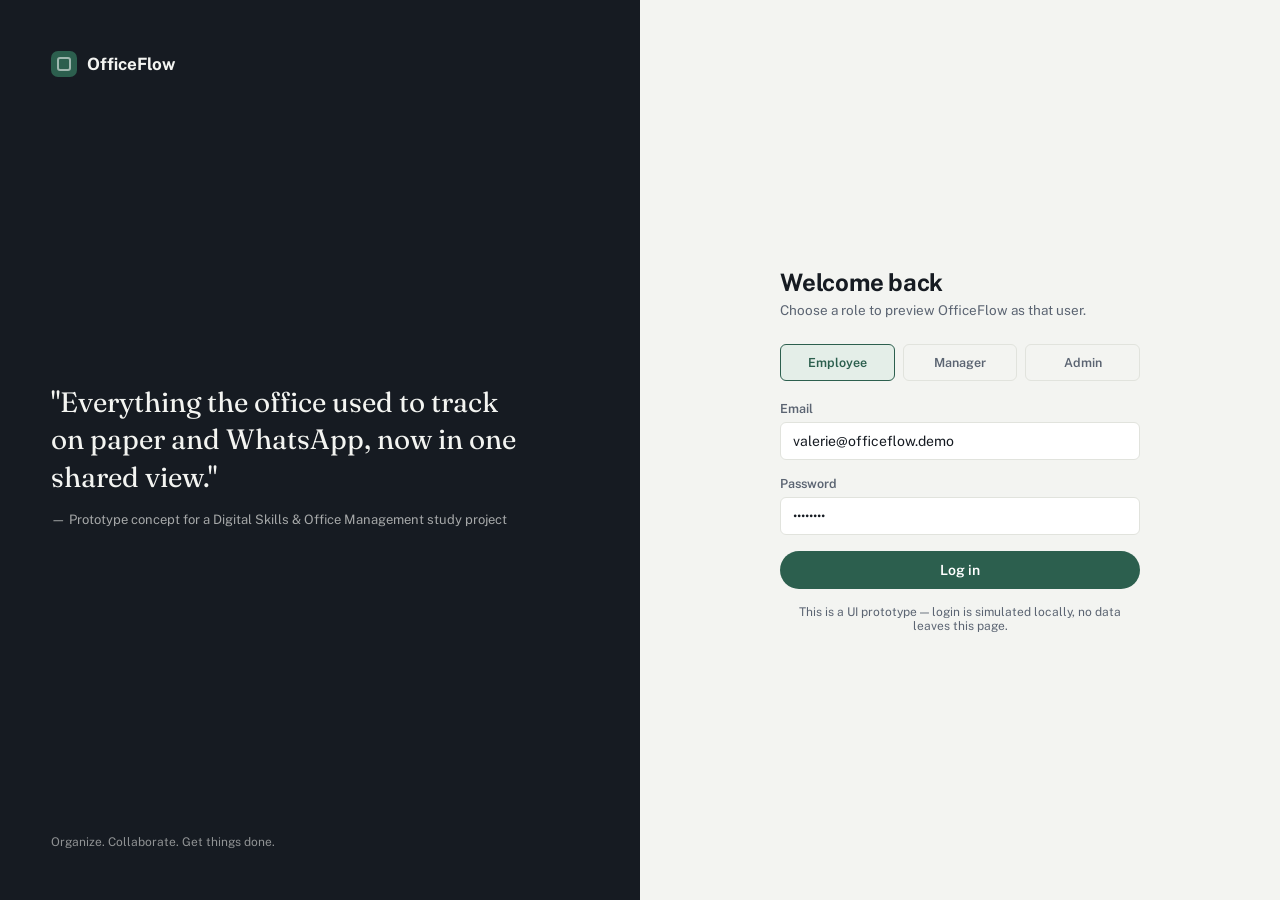
<file: officeflow-website/officeflow-site/profile.html>
<!DOCTYPE html>
<html lang="en">
<head>
<meta charset="UTF-8">
<meta name="viewport" content="width=device-width, initial-scale=1, viewport-fit=cover">
<title>My Profile — OfficeFlow</title>
<link rel="preconnect" href="https://fonts.googleapis.com">
<link rel="preconnect" href="https://fonts.gstatic.com" crossorigin>
<link href="https://fonts.googleapis.com/css2?family=Fraunces:ital,opsz,wght@0,9..144,400;0,9..144,500;0,9..144,600;1,9..144,500&family=Public+Sans:wght@400;500;600;700;800&display=swap" rel="stylesheet">
<link rel="stylesheet" href="style.css">
</head>
<body data-page="profile">
<div class="app-shell">
  <div class="sidebar-scrim" id="scrim" onclick="toggleSidebar(false)"></div>
  <aside class="sidebar" id="sidebar">
    <div class="brand"><span class="brand-mark"></span>OfficeFlow</div>

    <div class="nav-label">Workspace</div>
    <a class="nav-item" data-page="dashboard" href="dashboard.html"><span class="ic">◱</span>Dashboard</a>
    <a class="nav-item" data-page="tasks" href="tasks.html"><span class="ic">☑</span>My Tasks</a>
    <a class="nav-item" data-page="requests" href="requests.html"><span class="ic">⚑</span>Requests<span class="nav-badge">2</span></a>
    <a class="nav-item" data-page="calendar" href="calendar.html"><span class="ic">◷</span>Calendar</a>
    <a class="nav-item" data-page="announcements" href="announcements.html"><span class="ic">📣</span>Announcements</a>
    <a class="nav-item" data-page="directory" href="directory.html"><span class="ic">👥</span>Directory</a>
    <a class="nav-item" data-page="profile" href="profile.html"><span class="ic">◍</span>My Profile</a>

    <div class="nav-label admin-only">Admin</div>
    <a class="nav-item admin-only" data-page="admin-dashboard" href="admin-dashboard.html"><span class="ic">▦</span>Office Overview</a>
    <a class="nav-item admin-only" data-page="employees" href="employees.html"><span class="ic">🧑‍💼</span>Employees</a>
    <a class="nav-item admin-only" data-page="inventory" href="inventory.html"><span class="ic">📦</span>Inventory</a>
    <a class="nav-item admin-only" data-page="reports" href="reports.html"><span class="ic">▤</span>Reports</a>
    <a class="nav-item admin-only" data-page="settings" href="settings.html"><span class="ic">⚙</span>Settings</a>

    <div class="sidebar-foot">
      <a class="nav-item" href="#" onclick="logout(); return false;"><span class="ic">⏻</span>Log out</a>
    </div>
  </aside>

  <div class="main-col">
    <div class="topbar">
      <button class="icon-btn hamburger" onclick="toggleSidebar(true)">☰</button>
      <div class="topbar-search"><span class="ic">⌕</span><input id="globalSearch" placeholder="Search tasks, requests, people..."></div>
      <div class="topbar-actions">
        <button class="icon-btn" onclick="toggleTheme()" id="themeBtn" title="Toggle dark mode">☾</button>
        <button class="icon-btn" onclick="toggleNotif()" title="Notifications">🔔<span class="dot-flag"></span></button>
        <a class="user-chip" href="profile.html">
          <div class="avatar" id="userAvatar">--</div>
          <div class="meta"><b id="userName">...</b><span id="userRoleLabel">...</span></div>
        </a>
      </div>
    </div>

    <div class="content" id="content"></div>
  </div>
</div>

<div class="modal-backdrop" id="modalBackdrop"><div class="modal" id="modalBody"></div></div>
<div class="toast" id="toast"></div>

<script src="app.js"></script>
<script>initAppShell();</script>
</body>
</html>
</file>
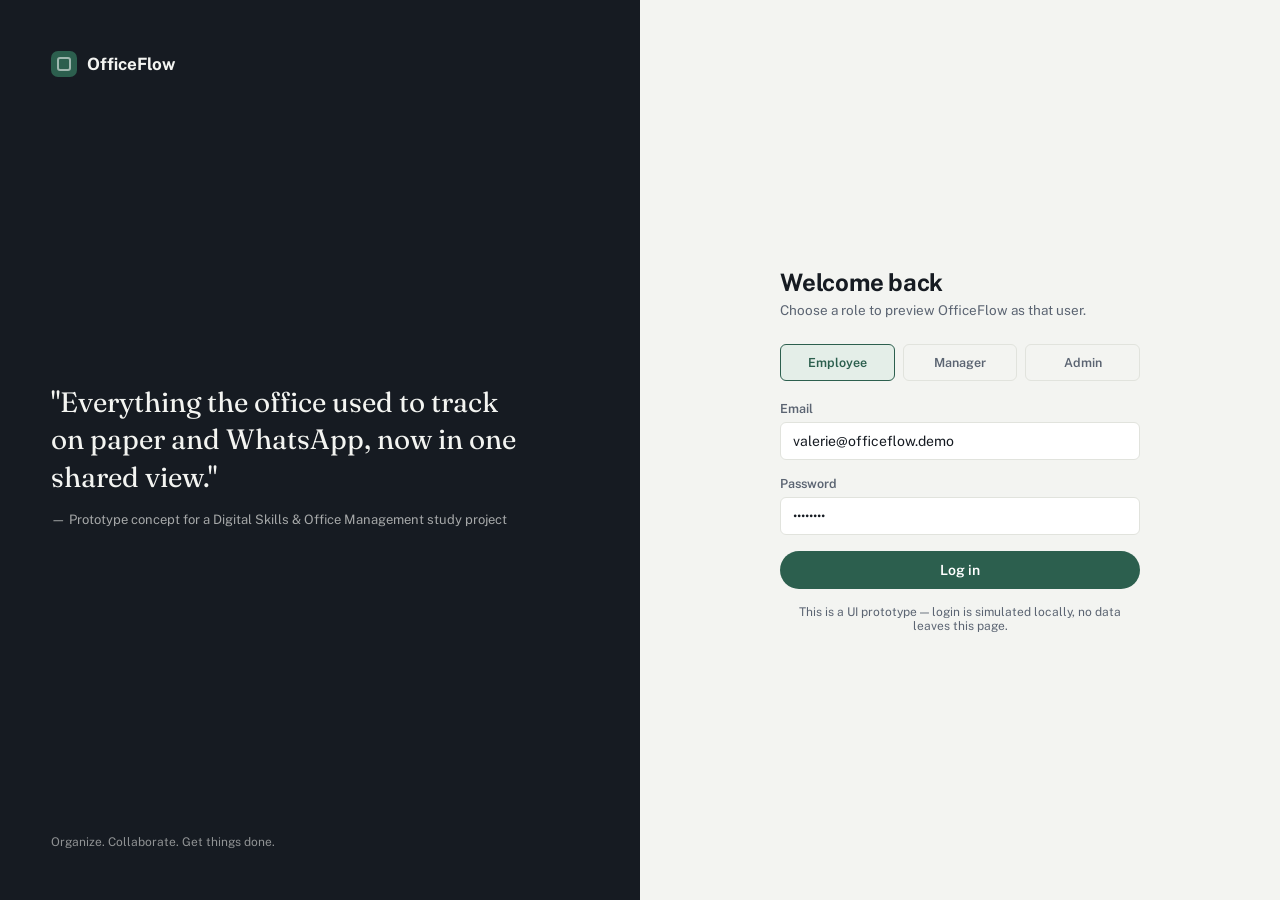
<file: officeflow-website/officeflow-site/reports.html>
<!DOCTYPE html>
<html lang="en">
<head>
<meta charset="UTF-8">
<meta name="viewport" content="width=device-width, initial-scale=1, viewport-fit=cover">
<title>Reports — OfficeFlow</title>
<link rel="preconnect" href="https://fonts.googleapis.com">
<link rel="preconnect" href="https://fonts.gstatic.com" crossorigin>
<link href="https://fonts.googleapis.com/css2?family=Fraunces:ital,opsz,wght@0,9..144,400;0,9..144,500;0,9..144,600;1,9..144,500&family=Public+Sans:wght@400;500;600;700;800&display=swap" rel="stylesheet">
<link rel="stylesheet" href="style.css">
</head>
<body data-page="reports">
<div class="app-shell">
  <div class="sidebar-scrim" id="scrim" onclick="toggleSidebar(false)"></div>
  <aside class="sidebar" id="sidebar">
    <div class="brand"><span class="brand-mark"></span>OfficeFlow</div>

    <div class="nav-label">Workspace</div>
    <a class="nav-item" data-page="dashboard" href="dashboard.html"><span class="ic">◱</span>Dashboard</a>
    <a class="nav-item" data-page="tasks" href="tasks.html"><span class="ic">☑</span>My Tasks</a>
    <a class="nav-item" data-page="requests" href="requests.html"><span class="ic">⚑</span>Requests<span class="nav-badge">2</span></a>
    <a class="nav-item" data-page="calendar" href="calendar.html"><span class="ic">◷</span>Calendar</a>
    <a class="nav-item" data-page="announcements" href="announcements.html"><span class="ic">📣</span>Announcements</a>
    <a class="nav-item" data-page="directory" href="directory.html"><span class="ic">👥</span>Directory</a>
    <a class="nav-item" data-page="profile" href="profile.html"><span class="ic">◍</span>My Profile</a>

    <div class="nav-label admin-only">Admin</div>
    <a class="nav-item admin-only" data-page="admin-dashboard" href="admin-dashboard.html"><span class="ic">▦</span>Office Overview</a>
    <a class="nav-item admin-only" data-page="employees" href="employees.html"><span class="ic">🧑‍💼</span>Employees</a>
    <a class="nav-item admin-only" data-page="inventory" href="inventory.html"><span class="ic">📦</span>Inventory</a>
    <a class="nav-item admin-only" data-page="reports" href="reports.html"><span class="ic">▤</span>Reports</a>
    <a class="nav-item admin-only" data-page="settings" href="settings.html"><span class="ic">⚙</span>Settings</a>

    <div class="sidebar-foot">
      <a class="nav-item" href="#" onclick="logout(); return false;"><span class="ic">⏻</span>Log out</a>
    </div>
  </aside>

  <div class="main-col">
    <div class="topbar">
      <button class="icon-btn hamburger" onclick="toggleSidebar(true)">☰</button>
      <div class="topbar-search"><span class="ic">⌕</span><input id="globalSearch" placeholder="Search tasks, requests, people..."></div>
      <div class="topbar-actions">
        <button class="icon-btn" onclick="toggleTheme()" id="themeBtn" title="Toggle dark mode">☾</button>
        <button class="icon-btn" onclick="toggleNotif()" title="Notifications">🔔<span class="dot-flag"></span></button>
        <a class="user-chip" href="profile.html">
          <div class="avatar" id="userAvatar">--</div>
          <div class="meta"><b id="userName">...</b><span id="userRoleLabel">...</span></div>
        </a>
      </div>
    </div>

    <div class="content" id="content"></div>
  </div>
</div>

<div class="modal-backdrop" id="modalBackdrop"><div class="modal" id="modalBody"></div></div>
<div class="toast" id="toast"></div>

<script src="app.js"></script>
<script>initAppShell();</script>
</body>
</html>
</file>
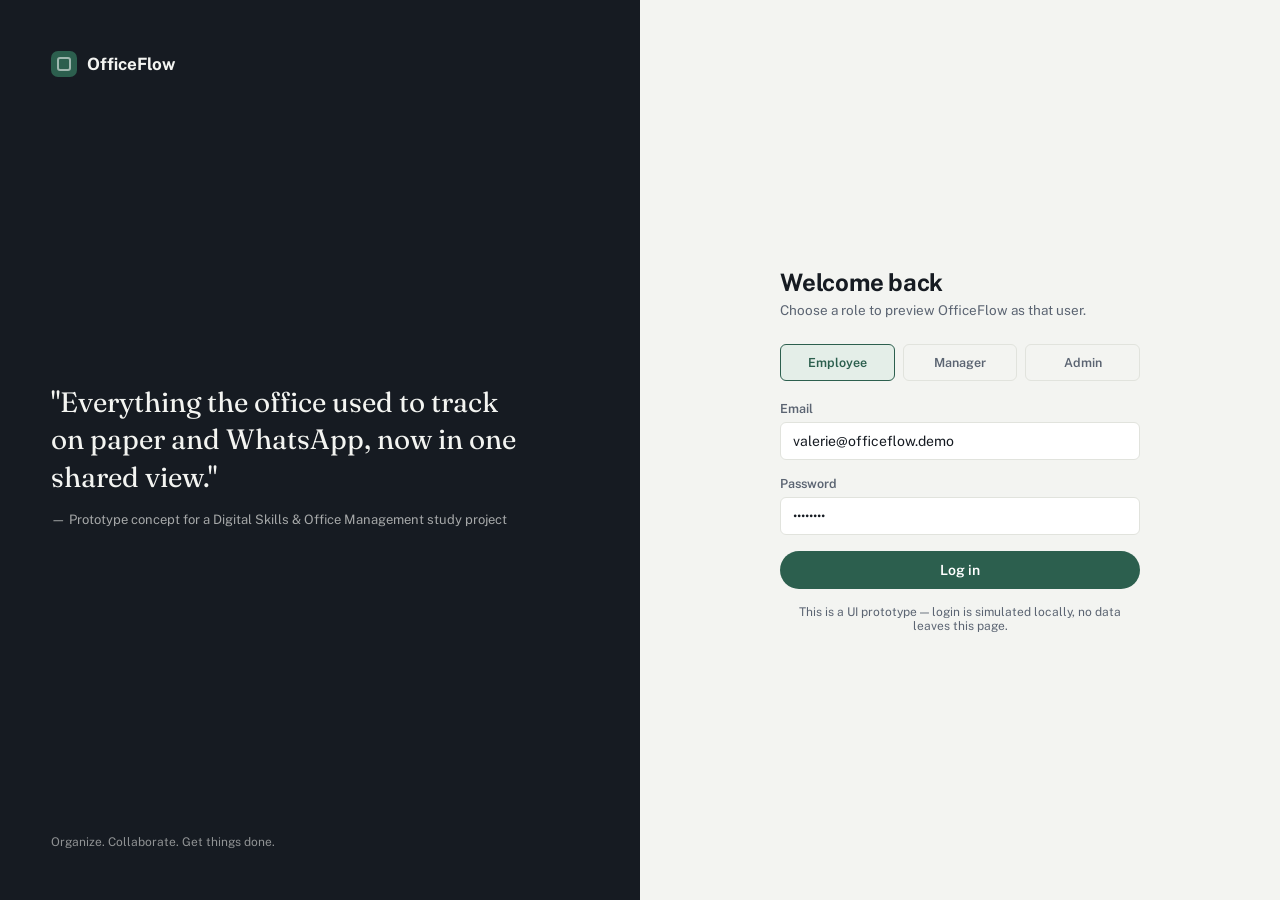
<file: officeflow-website/officeflow-site/requests.html>
<!DOCTYPE html>
<html lang="en">
<head>
<meta charset="UTF-8">
<meta name="viewport" content="width=device-width, initial-scale=1, viewport-fit=cover">
<title>Office Requests — OfficeFlow</title>
<link rel="preconnect" href="https://fonts.googleapis.com">
<link rel="preconnect" href="https://fonts.gstatic.com" crossorigin>
<link href="https://fonts.googleapis.com/css2?family=Fraunces:ital,opsz,wght@0,9..144,400;0,9..144,500;0,9..144,600;1,9..144,500&family=Public+Sans:wght@400;500;600;700;800&display=swap" rel="stylesheet">
<link rel="stylesheet" href="style.css">
</head>
<body data-page="requests">
<div class="app-shell">
  <div class="sidebar-scrim" id="scrim" onclick="toggleSidebar(false)"></div>
  <aside class="sidebar" id="sidebar">
    <div class="brand"><span class="brand-mark"></span>OfficeFlow</div>

    <div class="nav-label">Workspace</div>
    <a class="nav-item" data-page="dashboard" href="dashboard.html"><span class="ic">◱</span>Dashboard</a>
    <a class="nav-item" data-page="tasks" href="tasks.html"><span class="ic">☑</span>My Tasks</a>
    <a class="nav-item" data-page="requests" href="requests.html"><span class="ic">⚑</span>Requests<span class="nav-badge">2</span></a>
    <a class="nav-item" data-page="calendar" href="calendar.html"><span class="ic">◷</span>Calendar</a>
    <a class="nav-item" data-page="announcements" href="announcements.html"><span class="ic">📣</span>Announcements</a>
    <a class="nav-item" data-page="directory" href="directory.html"><span class="ic">👥</span>Directory</a>
    <a class="nav-item" data-page="profile" href="profile.html"><span class="ic">◍</span>My Profile</a>

    <div class="nav-label admin-only">Admin</div>
    <a class="nav-item admin-only" data-page="admin-dashboard" href="admin-dashboard.html"><span class="ic">▦</span>Office Overview</a>
    <a class="nav-item admin-only" data-page="employees" href="employees.html"><span class="ic">🧑‍💼</span>Employees</a>
    <a class="nav-item admin-only" data-page="inventory" href="inventory.html"><span class="ic">📦</span>Inventory</a>
    <a class="nav-item admin-only" data-page="reports" href="reports.html"><span class="ic">▤</span>Reports</a>
    <a class="nav-item admin-only" data-page="settings" href="settings.html"><span class="ic">⚙</span>Settings</a>

    <div class="sidebar-foot">
      <a class="nav-item" href="#" onclick="logout(); return false;"><span class="ic">⏻</span>Log out</a>
    </div>
  </aside>

  <div class="main-col">
    <div class="topbar">
      <button class="icon-btn hamburger" onclick="toggleSidebar(true)">☰</button>
      <div class="topbar-search"><span class="ic">⌕</span><input id="globalSearch" placeholder="Search tasks, requests, people..."></div>
      <div class="topbar-actions">
        <button class="icon-btn" onclick="toggleTheme()" id="themeBtn" title="Toggle dark mode">☾</button>
        <button class="icon-btn" onclick="toggleNotif()" title="Notifications">🔔<span class="dot-flag"></span></button>
        <a class="user-chip" href="profile.html">
          <div class="avatar" id="userAvatar">--</div>
          <div class="meta"><b id="userName">...</b><span id="userRoleLabel">...</span></div>
        </a>
      </div>
    </div>

    <div class="content" id="content"></div>
  </div>
</div>

<div class="modal-backdrop" id="modalBackdrop"><div class="modal" id="modalBody"></div></div>
<div class="toast" id="toast"></div>

<script src="app.js"></script>
<script>initAppShell();</script>
</body>
</html>
</file>
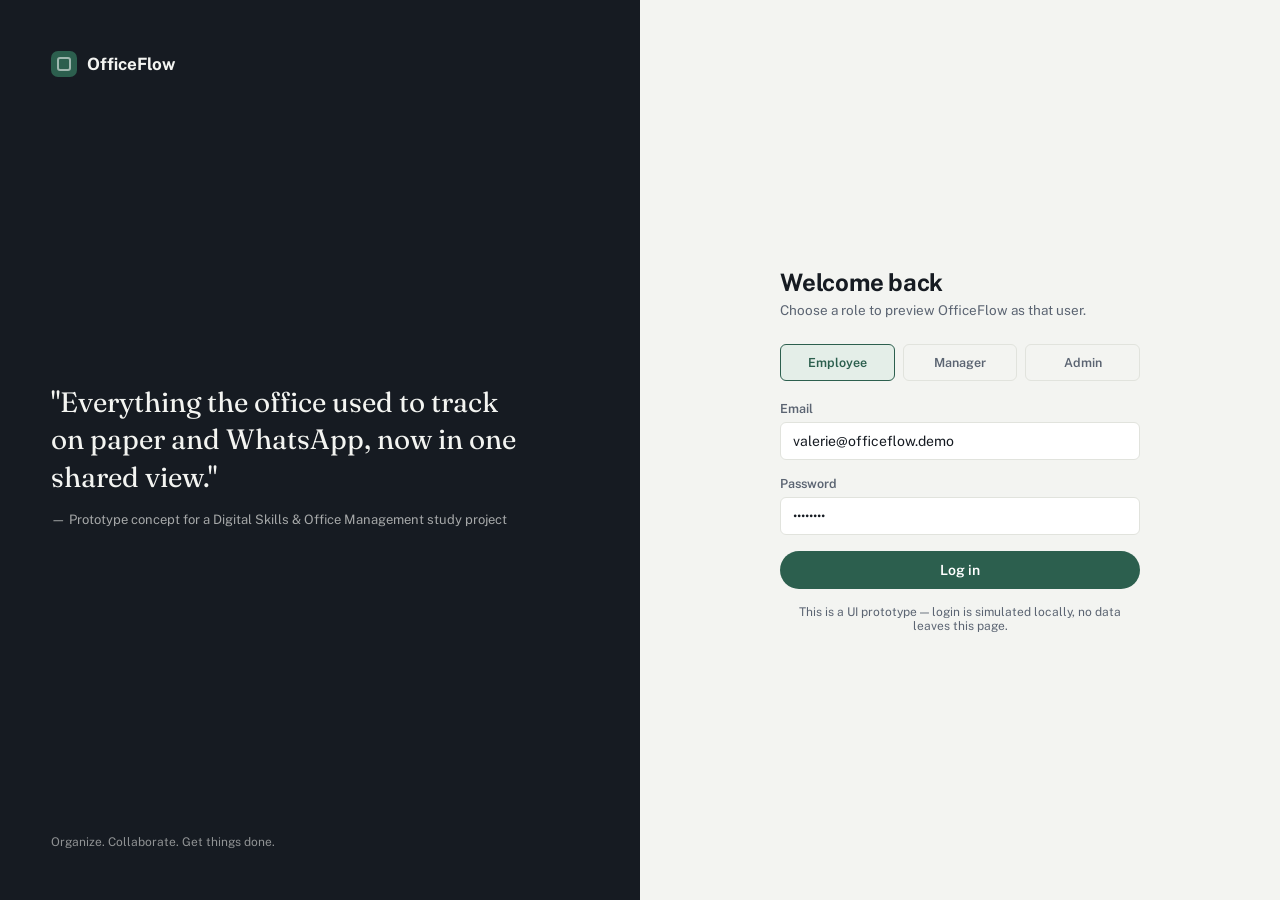
<file: officeflow-website/officeflow-site/settings.html>
<!DOCTYPE html>
<html lang="en">
<head>
<meta charset="UTF-8">
<meta name="viewport" content="width=device-width, initial-scale=1, viewport-fit=cover">
<title>Settings — OfficeFlow</title>
<link rel="preconnect" href="https://fonts.googleapis.com">
<link rel="preconnect" href="https://fonts.gstatic.com" crossorigin>
<link href="https://fonts.googleapis.com/css2?family=Fraunces:ital,opsz,wght@0,9..144,400;0,9..144,500;0,9..144,600;1,9..144,500&family=Public+Sans:wght@400;500;600;700;800&display=swap" rel="stylesheet">
<link rel="stylesheet" href="style.css">
</head>
<body data-page="settings">
<div class="app-shell">
  <div class="sidebar-scrim" id="scrim" onclick="toggleSidebar(false)"></div>
  <aside class="sidebar" id="sidebar">
    <div class="brand"><span class="brand-mark"></span>OfficeFlow</div>

    <div class="nav-label">Workspace</div>
    <a class="nav-item" data-page="dashboard" href="dashboard.html"><span class="ic">◱</span>Dashboard</a>
    <a class="nav-item" data-page="tasks" href="tasks.html"><span class="ic">☑</span>My Tasks</a>
    <a class="nav-item" data-page="requests" href="requests.html"><span class="ic">⚑</span>Requests<span class="nav-badge">2</span></a>
    <a class="nav-item" data-page="calendar" href="calendar.html"><span class="ic">◷</span>Calendar</a>
    <a class="nav-item" data-page="announcements" href="announcements.html"><span class="ic">📣</span>Announcements</a>
    <a class="nav-item" data-page="directory" href="directory.html"><span class="ic">👥</span>Directory</a>
    <a class="nav-item" data-page="profile" href="profile.html"><span class="ic">◍</span>My Profile</a>

    <div class="nav-label admin-only">Admin</div>
    <a class="nav-item admin-only" data-page="admin-dashboard" href="admin-dashboard.html"><span class="ic">▦</span>Office Overview</a>
    <a class="nav-item admin-only" data-page="employees" href="employees.html"><span class="ic">🧑‍💼</span>Employees</a>
    <a class="nav-item admin-only" data-page="inventory" href="inventory.html"><span class="ic">📦</span>Inventory</a>
    <a class="nav-item admin-only" data-page="reports" href="reports.html"><span class="ic">▤</span>Reports</a>
    <a class="nav-item admin-only" data-page="settings" href="settings.html"><span class="ic">⚙</span>Settings</a>

    <div class="sidebar-foot">
      <a class="nav-item" href="#" onclick="logout(); return false;"><span class="ic">⏻</span>Log out</a>
    </div>
  </aside>

  <div class="main-col">
    <div class="topbar">
      <button class="icon-btn hamburger" onclick="toggleSidebar(true)">☰</button>
      <div class="topbar-search"><span class="ic">⌕</span><input id="globalSearch" placeholder="Search tasks, requests, people..."></div>
      <div class="topbar-actions">
        <button class="icon-btn" onclick="toggleTheme()" id="themeBtn" title="Toggle dark mode">☾</button>
        <button class="icon-btn" onclick="toggleNotif()" title="Notifications">🔔<span class="dot-flag"></span></button>
        <a class="user-chip" href="profile.html">
          <div class="avatar" id="userAvatar">--</div>
          <div class="meta"><b id="userName">...</b><span id="userRoleLabel">...</span></div>
        </a>
      </div>
    </div>

    <div class="content" id="content"></div>
  </div>
</div>

<div class="modal-backdrop" id="modalBackdrop"><div class="modal" id="modalBody"></div></div>
<div class="toast" id="toast"></div>

<script src="app.js"></script>
<script>initAppShell();</script>
</body>
</html>
</file>
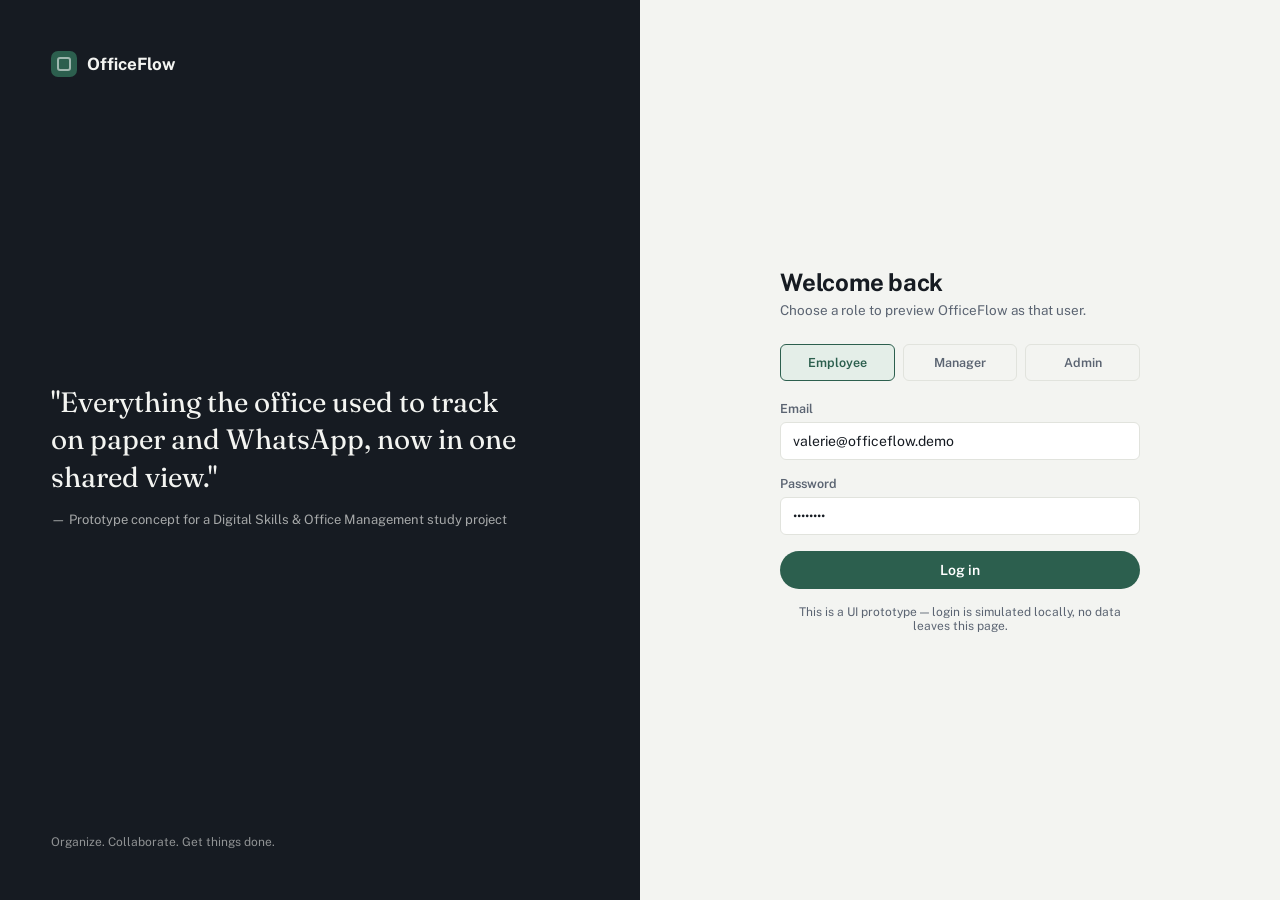
<file: officeflow-website/officeflow-site/tasks.html>
<!DOCTYPE html>
<html lang="en">
<head>
<meta charset="UTF-8">
<meta name="viewport" content="width=device-width, initial-scale=1, viewport-fit=cover">
<title>My Tasks — OfficeFlow</title>
<link rel="preconnect" href="https://fonts.googleapis.com">
<link rel="preconnect" href="https://fonts.gstatic.com" crossorigin>
<link href="https://fonts.googleapis.com/css2?family=Fraunces:ital,opsz,wght@0,9..144,400;0,9..144,500;0,9..144,600;1,9..144,500&family=Public+Sans:wght@400;500;600;700;800&display=swap" rel="stylesheet">
<link rel="stylesheet" href="style.css">
</head>
<body data-page="tasks">
<div class="app-shell">
  <div class="sidebar-scrim" id="scrim" onclick="toggleSidebar(false)"></div>
  <aside class="sidebar" id="sidebar">
    <div class="brand"><span class="brand-mark"></span>OfficeFlow</div>

    <div class="nav-label">Workspace</div>
    <a class="nav-item" data-page="dashboard" href="dashboard.html"><span class="ic">◱</span>Dashboard</a>
    <a class="nav-item" data-page="tasks" href="tasks.html"><span class="ic">☑</span>My Tasks</a>
    <a class="nav-item" data-page="requests" href="requests.html"><span class="ic">⚑</span>Requests<span class="nav-badge">2</span></a>
    <a class="nav-item" data-page="calendar" href="calendar.html"><span class="ic">◷</span>Calendar</a>
    <a class="nav-item" data-page="announcements" href="announcements.html"><span class="ic">📣</span>Announcements</a>
    <a class="nav-item" data-page="directory" href="directory.html"><span class="ic">👥</span>Directory</a>
    <a class="nav-item" data-page="profile" href="profile.html"><span class="ic">◍</span>My Profile</a>

    <div class="nav-label admin-only">Admin</div>
    <a class="nav-item admin-only" data-page="admin-dashboard" href="admin-dashboard.html"><span class="ic">▦</span>Office Overview</a>
    <a class="nav-item admin-only" data-page="employees" href="employees.html"><span class="ic">🧑‍💼</span>Employees</a>
    <a class="nav-item admin-only" data-page="inventory" href="inventory.html"><span class="ic">📦</span>Inventory</a>
    <a class="nav-item admin-only" data-page="reports" href="reports.html"><span class="ic">▤</span>Reports</a>
    <a class="nav-item admin-only" data-page="settings" href="settings.html"><span class="ic">⚙</span>Settings</a>

    <div class="sidebar-foot">
      <a class="nav-item" href="#" onclick="logout(); return false;"><span class="ic">⏻</span>Log out</a>
    </div>
  </aside>

  <div class="main-col">
    <div class="topbar">
      <button class="icon-btn hamburger" onclick="toggleSidebar(true)">☰</button>
      <div class="topbar-search"><span class="ic">⌕</span><input id="globalSearch" placeholder="Search tasks, requests, people..."></div>
      <div class="topbar-actions">
        <button class="icon-btn" onclick="toggleTheme()" id="themeBtn" title="Toggle dark mode">☾</button>
        <button class="icon-btn" onclick="toggleNotif()" title="Notifications">🔔<span class="dot-flag"></span></button>
        <a class="user-chip" href="profile.html">
          <div class="avatar" id="userAvatar">--</div>
          <div class="meta"><b id="userName">...</b><span id="userRoleLabel">...</span></div>
        </a>
      </div>
    </div>

    <div class="content" id="content"></div>
  </div>
</div>

<div class="modal-backdrop" id="modalBackdrop"><div class="modal" id="modalBody"></div></div>
<div class="toast" id="toast"></div>

<script src="app.js"></script>
<script>initAppShell();</script>
</body>
</html>
</file>
<file: officeflow-website/officeflow-site/style.css>
:root{
  box-sizing:border-box;
  padding-top:env(safe-area-inset-top,0px);
  padding-bottom:env(safe-area-inset-bottom,0px);
  --ink:#161B22;
  --ink-soft:#5B6472;
  --paper:#F3F4F1;
  --surface:#FFFFFF;
  --surface-sunken:#ECEEEA;
  --line:#E1E3DD;
  --accent:#2C5F4E;
  --accent-ink:#FFFFFF;
  --accent-soft:#E4EEE8;
  --accent-soft-line:#C6DBCD;
  --amber:#96631E;
  --amber-soft:#F6EBD8;
  --red:#A63F31;
  --red-soft:#F5E4E0;
  --blue:#345C86;
  --blue-soft:#E4EAF1;
  --radius-s:6px;
  --radius-m:10px;
  --radius-l:16px;
  --shadow-1:0 1px 2px rgba(22,27,34,0.06), 0 1px 1px rgba(22,27,34,0.04);
  --shadow-2:0 8px 24px rgba(22,27,34,0.10);
  color-scheme:light;
}
:root[data-theme="dark"]{
  --ink:#EDEFEA;
  --ink-soft:#A7AEB8;
  --paper:#14171B;
  --surface:#1B1F24;
  --surface-sunken:#22262B;
  --line:#2C3137;
  --accent:#6FBF9C;
  --accent-ink:#0E1A15;
  --accent-soft:#1E2E27;
  --accent-soft-line:#33493D;
  --amber:#D8A85B;
  --amber-soft:#332A18;
  --red:#E08A78;
  --red-soft:#3A231E;
  --blue:#8FB2D8;
  --blue-soft:#1E2734;
  color-scheme:dark;
}
html{scroll-padding-top:env(safe-area-inset-top,0px); height:100%;}
*{box-sizing:border-box;}
body{
  margin:0; min-height:100%;
  background:var(--paper); color:var(--ink);
  font-family:"Public Sans", -apple-system, BlinkMacSystemFont, sans-serif;
  -webkit-font-smoothing:antialiased;
}
h1,h2,h3,h4{font-family:"Public Sans",sans-serif; margin:0; letter-spacing:-0.01em;}
.display{font-family:"Fraunces",serif; font-weight:500;}
p{margin:0;}
button{font-family:inherit; cursor:pointer;}
a{color:inherit; text-decoration:none;}
input,select,textarea{font-family:inherit; font-size:14px;}
.hidden{display:none !important;}

/* Buttons */
.btn{display:inline-flex; align-items:center; justify-content:center; gap:8px; padding:10px 18px; border-radius:999px; border:1px solid transparent; font-size:14px; font-weight:600; transition:transform .12s ease, background .15s ease; white-space:nowrap;}
.btn:active{transform:scale(0.97);}
.btn-primary{background:var(--accent); color:var(--accent-ink);}
.btn-primary:hover{filter:brightness(1.06);}
.btn-ghost{background:transparent; color:var(--ink); border-color:var(--line);}
.btn-ghost:hover{background:var(--surface-sunken);}
.btn-soft{background:var(--accent-soft); color:var(--accent); border:1px solid var(--accent-soft-line);}
.btn-sm{padding:6px 12px; font-size:13px; border-radius:999px;}
.btn-block{width:100%;}
.btn-danger{background:var(--red-soft); color:var(--red); border:1px solid transparent;}

/* Landing */
.landing-nav{display:flex; align-items:center; justify-content:space-between; padding:20px clamp(20px,5vw,64px); border-bottom:1px solid var(--line); position:sticky; top:0; background:color-mix(in srgb, var(--paper) 88%, transparent); backdrop-filter:blur(8px); z-index:20;}
.brand{display:flex; align-items:center; gap:10px; font-weight:700; font-size:17px;}
.brand-mark{width:26px;height:26px;border-radius:7px;background:var(--accent);position:relative;flex:none;}
.brand-mark::after{content:"";position:absolute;inset:6px 6px 6px 6px;border:2px solid var(--accent-ink);border-radius:3px;opacity:.55;}
.landing-nav-links{display:flex; gap:28px; font-size:14px; color:var(--ink-soft);}
.landing-nav-links a:hover{color:var(--ink);}
.landing-nav-cta{display:flex; gap:10px; align-items:center;}
.hero{padding:clamp(48px,9vw,108px) clamp(20px,5vw,64px) clamp(40px,6vw,72px); display:grid; grid-template-columns:1.1fr 0.9fr; gap:48px; align-items:center; max-width:1280px; margin:0 auto; width:100%;}
.hero-eyebrow{color:var(--accent); font-weight:600; font-size:13px; margin-bottom:14px;}
.hero h1{font-size:clamp(34px,5.4vw,58px); line-height:1.04; max-width:15ch;}
.hero p.lede{margin-top:18px; font-size:17px; line-height:1.6; color:var(--ink-soft); max-width:44ch;}
.hero-actions{display:flex; gap:12px; margin-top:30px; flex-wrap:wrap;}
.hero-stats{display:flex; gap:28px; margin-top:38px; flex-wrap:wrap;}
.hero-stat b{display:block; font-size:22px; font-family:"Fraunces",serif;}
.hero-stat span{font-size:13px; color:var(--ink-soft);}
.hero-preview{background:var(--surface); border:1px solid var(--line); border-radius:var(--radius-l); box-shadow:var(--shadow-2); padding:18px; position:relative;}
.hero-preview-top{display:flex; justify-content:space-between; align-items:center; margin-bottom:14px;}
.hero-preview-top b{font-size:13px;}
.hp-dot{width:8px;height:8px;border-radius:50%;background:var(--accent);}
.hp-row{display:grid; grid-template-columns:repeat(3,1fr); gap:10px; margin-bottom:10px;}
.hp-card{background:var(--surface-sunken); border-radius:var(--radius-s); padding:12px;}
.hp-card b{font-size:20px; display:block; font-family:"Fraunces",serif;}
.hp-card span{font-size:11px; color:var(--ink-soft);}
.hp-bars{display:flex; align-items:flex-end; gap:6px; height:64px; padding:10px 4px 0;}
.hp-bars i{flex:1; background:var(--accent); border-radius:4px 4px 0 0; opacity:.85;}
.section{padding:clamp(40px,7vw,80px) clamp(20px,5vw,64px); max-width:1280px; margin:0 auto;}
.section-head{max-width:56ch; margin-bottom:36px;}
.section-head .kicker{color:var(--accent); font-weight:600; font-size:13px; margin-bottom:8px;}
.section-head h2{font-size:clamp(24px,3.4vw,34px);}
.feature-grid{display:grid; grid-template-columns:repeat(auto-fit,minmax(230px,1fr)); gap:18px;}
.feature-card{border:1px solid var(--line); border-radius:var(--radius-m); padding:22px; background:var(--surface);}
.feature-card .fi{width:34px;height:34px;border-radius:9px;background:var(--accent-soft);color:var(--accent);display:flex;align-items:center;justify-content:center;margin-bottom:14px;font-weight:700;}
.feature-card h3{font-size:16px; margin-bottom:8px;}
.feature-card p{font-size:13.5px; color:var(--ink-soft); line-height:1.55;}
.how-steps{display:grid; grid-template-columns:repeat(auto-fit,minmax(200px,1fr)); gap:0; border:1px solid var(--line); border-radius:var(--radius-m); overflow:hidden;}
.how-step{padding:22px; border-right:1px solid var(--line); background:var(--surface);}
.how-step:last-child{border-right:none;}
.how-step .num{font-family:"Fraunces",serif; font-size:26px; color:var(--accent);}
.how-step h4{font-size:14.5px; margin:10px 0 6px;}
.how-step p{font-size:13px; color:var(--ink-soft); line-height:1.5;}
.cta-band{background:var(--accent); color:var(--accent-ink); border-radius:var(--radius-l); padding:clamp(32px,6vw,56px); display:flex; align-items:center; justify-content:space-between; gap:24px; flex-wrap:wrap;}
.cta-band h2{font-size:clamp(22px,3vw,30px); max-width:22ch;}
.cta-band .btn-ghost{border-color:color-mix(in srgb, var(--accent-ink) 40%, transparent); color:var(--accent-ink);}
.landing-footer{padding:26px clamp(20px,5vw,64px); border-top:1px solid var(--line); display:flex; justify-content:space-between; font-size:12.5px; color:var(--ink-soft); flex-wrap:wrap; gap:10px;}

/* Auth */
.auth-wrap{min-height:100vh; display:grid; grid-template-columns:1fr 1fr;}
.auth-side{background:var(--ink); color:var(--paper); padding:clamp(28px,4vw,56px); display:flex; flex-direction:column; justify-content:space-between;}
:root[data-theme="dark"] .auth-side{background:var(--surface-sunken);}
.auth-side .brand{color:var(--paper);}
.auth-quote{font-family:"Fraunces",serif; font-size:clamp(20px,2.4vw,28px); line-height:1.35; max-width:26ch;}
.auth-quote span{display:block; margin-top:14px; font-family:"Public Sans",sans-serif; font-size:13px; opacity:.65;}
.auth-form-wrap{display:flex; align-items:center; justify-content:center; padding:32px;}
.auth-form{width:100%; max-width:360px;}
.auth-form h2{font-size:24px; margin-bottom:6px;}
.auth-form p.sub{color:var(--ink-soft); font-size:13.5px; margin-bottom:26px;}
.field{margin-bottom:16px;}
.field label{display:block; font-size:12.5px; font-weight:600; margin-bottom:6px; color:var(--ink-soft);}
.field input,.field select,.field textarea{width:100%; padding:10px 12px; border-radius:var(--radius-s); border:1px solid var(--line); background:var(--surface); color:var(--ink);}
.field input:focus,.field select:focus,.field textarea:focus{outline:2px solid var(--accent); outline-offset:1px;}
.field .err{color:var(--red); font-size:12px; margin-top:5px; display:none;}
.field.invalid input{border-color:var(--red);}
.field.invalid .err{display:block;}
.role-picker{display:grid; grid-template-columns:repeat(3,1fr); gap:8px; margin-bottom:20px;}
.role-opt{border:1px solid var(--line); border-radius:var(--radius-s); padding:10px 6px; text-align:center; font-size:12.5px; font-weight:600; color:var(--ink-soft);}
.role-opt.active{border-color:var(--accent); color:var(--accent); background:var(--accent-soft);}
.auth-form small.hint{display:block; margin-top:16px; font-size:12px; color:var(--ink-soft); text-align:center;}
@media (max-width:840px){.auth-wrap{grid-template-columns:1fr;} .auth-side{display:none;}}

/* App shell */
.app-shell{display:grid; grid-template-columns:230px 1fr; min-height:100vh;}
.sidebar{background:var(--surface); border-right:1px solid var(--line); padding:18px 12px; display:flex; flex-direction:column; gap:4px; position:sticky; top:0; height:100vh; overflow-y:auto; padding-top:calc(18px + env(safe-area-inset-top,0px));}
.sidebar .brand{padding:6px 8px 18px;}
.nav-label{font-size:11px; text-transform:uppercase; letter-spacing:.06em; color:var(--ink-soft); padding:14px 10px 6px;}
.nav-item{display:flex; align-items:center; gap:10px; padding:9px 10px; border-radius:var(--radius-s); font-size:13.5px; font-weight:500; color:var(--ink-soft);}
.nav-item .ic{width:18px; text-align:center; font-size:14px;}
.nav-item:hover{background:var(--surface-sunken); color:var(--ink);}
.nav-item.active{background:var(--accent-soft); color:var(--accent); font-weight:700;}
.nav-badge{margin-left:auto; background:var(--red-soft); color:var(--red); font-size:10.5px; font-weight:700; padding:1px 6px; border-radius:999px;}
.sidebar-foot{margin-top:auto; border-top:1px solid var(--line); padding-top:12px;}
.main-col{display:flex; flex-direction:column; min-height:100vh;}
.topbar{display:flex; align-items:center; gap:14px; padding:14px 22px; border-bottom:1px solid var(--line); background:var(--paper); position:sticky; top:0; z-index:15; padding-top:calc(14px + env(safe-area-inset-top,0px));}
.topbar-search{flex:1; max-width:380px; position:relative;}
.topbar-search input{width:100%; padding:9px 12px 9px 32px; border-radius:999px; border:1px solid var(--line); background:var(--surface); color:var(--ink); font-size:13.5px;}
.topbar-search .ic{position:absolute; left:11px; top:50%; transform:translateY(-50%); color:var(--ink-soft); font-size:13px;}
.topbar-actions{display:flex; align-items:center; gap:10px; margin-left:auto;}
.icon-btn{width:36px;height:36px;border-radius:50%;border:1px solid var(--line); background:var(--surface); display:flex; align-items:center; justify-content:center; font-size:15px; position:relative; color:var(--ink);}
.icon-btn:hover{background:var(--surface-sunken);}
.dot-flag{position:absolute; top:6px; right:7px; width:7px; height:7px; border-radius:50%; background:var(--red);}
.user-chip{display:flex; align-items:center; gap:8px; padding:6px 10px 6px 6px; border-radius:999px; border:1px solid var(--line); background:var(--surface);}
.avatar{width:26px;height:26px;border-radius:50%; background:var(--accent); color:var(--accent-ink); display:flex; align-items:center; justify-content:center; font-size:11px; font-weight:700; flex:none;}
.user-chip .meta{line-height:1.15;}
.user-chip .meta b{display:block; font-size:12.5px;}
.user-chip .meta span{font-size:10.5px; color:var(--ink-soft);}
.content{padding:24px clamp(18px,3vw,32px) 60px; flex:1;}
.page-head{display:flex; align-items:flex-start; justify-content:space-between; gap:14px; margin-bottom:22px; flex-wrap:wrap;}
.page-head h1{font-size:23px;}
.page-head .greet{color:var(--ink-soft); font-size:13.5px; margin-top:4px;}
.page-head .actions{display:flex; gap:10px;}

/* Cards / grids */
.stat-grid{display:grid; grid-template-columns:repeat(auto-fit,minmax(180px,1fr)); gap:14px; margin-bottom:22px;}
.stat-card{background:var(--surface); border:1px solid var(--line); border-radius:var(--radius-m); padding:16px 18px; box-shadow:var(--shadow-1);}
.stat-card .lbl{font-size:12px; color:var(--ink-soft); display:flex; justify-content:space-between; align-items:center;}
.stat-card b{display:block; font-family:"Fraunces",serif; font-size:28px; margin-top:6px;}
.stat-card .delta{font-size:11.5px; margin-top:4px; color:var(--accent); font-weight:600;}
.stat-card .delta.down{color:var(--red);}
.panel{background:var(--surface); border:1px solid var(--line); border-radius:var(--radius-m); box-shadow:var(--shadow-1);}
.panel-pad{padding:18px 20px;}
.panel-head{display:flex; justify-content:space-between; align-items:center; padding:16px 20px; border-bottom:1px solid var(--line);}
.panel-head h3{font-size:14.5px;}
.panel-head .link{font-size:12.5px; color:var(--accent); font-weight:600;}
.two-col{display:grid; grid-template-columns:1.5fr 1fr; gap:16px;}
.grid-3{display:grid; grid-template-columns:repeat(3,1fr); gap:16px;}
@media (max-width:980px){.two-col,.grid-3{grid-template-columns:1fr;}}
.bar-chart{display:flex; align-items:flex-end; gap:14px; height:150px; padding:10px 6px 0;}
.bar-chart .col{flex:1; display:flex; flex-direction:column; align-items:center; gap:8px; height:100%; justify-content:flex-end;}
.bar-chart .fill{width:60%; background:var(--accent); border-radius:5px 5px 0 0;}
.bar-chart .col span{font-size:11px; color:var(--ink-soft);}
.donut-wrap{display:flex; align-items:center; gap:18px;}
.legend{font-size:12.5px; display:flex; flex-direction:column; gap:8px;}
.legend .row{display:flex; align-items:center; gap:8px;}
.legend .sw{width:9px;height:9px;border-radius:2px;}
.list-row{display:flex; align-items:center; gap:12px; padding:12px 20px; border-bottom:1px solid var(--line);}
.list-row:last-child{border-bottom:none;}
.list-row .ic-box{width:32px;height:32px;border-radius:8px;background:var(--accent-soft); color:var(--accent); display:flex; align-items:center; justify-content:center; flex:none; font-size:13px;}
.list-row .grow{flex:1; min-width:0;}
.list-row b{font-size:13.5px; display:block;}
.list-row .sub{font-size:12px; color:var(--ink-soft); margin-top:2px;}
.list-row time{font-size:11.5px; color:var(--ink-soft); white-space:nowrap;}
.badge{display:inline-flex; align-items:center; gap:5px; padding:3px 9px; border-radius:999px; font-size:11px; font-weight:700;}
.badge.b-red{background:var(--red-soft); color:var(--red);}
.badge.b-amber{background:var(--amber-soft); color:var(--amber);}
.badge.b-green{background:var(--accent-soft); color:var(--accent);}
.badge.b-blue{background:var(--blue-soft); color:var(--blue);}
.badge.b-grey{background:var(--surface-sunken); color:var(--ink-soft);}
.filter-row{display:flex; gap:8px; margin-bottom:16px; flex-wrap:wrap; align-items:center;}
.chip{padding:7px 14px; border-radius:999px; border:1px solid var(--line); font-size:12.5px; font-weight:600; color:var(--ink-soft); background:var(--surface);}
.chip.active{background:var(--ink); color:var(--paper); border-color:var(--ink);}
:root[data-theme="dark"] .chip.active{background:var(--accent); color:var(--accent-ink); border-color:var(--accent);}
.search-mini{margin-left:auto; position:relative;}
.search-mini input{padding:7px 12px 7px 28px; border-radius:999px; border:1px solid var(--line); font-size:12.5px; background:var(--surface); color:var(--ink); width:180px;}
.search-mini .ic{position:absolute; left:9px; top:50%; transform:translateY(-50%); font-size:11px; color:var(--ink-soft);}

.kanban{display:grid; grid-template-columns:repeat(3,1fr); gap:16px;}
@media (max-width:900px){.kanban{grid-template-columns:1fr;}}
.kanban-col{background:var(--surface-sunken); border-radius:var(--radius-m); padding:12px; min-height:120px;}
.kanban-col h4{font-size:12.5px; text-transform:uppercase; letter-spacing:.04em; color:var(--ink-soft); padding:4px 6px 12px; display:flex; justify-content:space-between;}
.task-card{background:var(--surface); border:1px solid var(--line); border-radius:var(--radius-s); padding:13px; margin-bottom:10px; box-shadow:var(--shadow-1);}
.task-card .tags{display:flex; gap:6px; margin-bottom:8px;}
.task-card h5{font-size:13.5px; margin-bottom:4px; line-height:1.35;}
.task-card .dept{font-size:11.5px; color:var(--ink-soft); margin-bottom:10px;}
.task-card .foot{display:flex; justify-content:space-between; align-items:center; font-size:11px; color:var(--ink-soft);}
.task-card select{border:1px solid var(--line); border-radius:6px; font-size:11px; padding:3px 5px; background:var(--surface); color:var(--ink);}

.req-track{display:flex; align-items:center; margin:18px 0 24px; padding:0 4px;}
.req-step{flex:1; text-align:center; position:relative; font-size:11.5px; color:var(--ink-soft);}
.req-step .node{width:22px;height:22px;border-radius:50%;background:var(--surface-sunken); border:2px solid var(--line); margin:0 auto 8px; display:flex;align-items:center;justify-content:center; font-size:11px;}
.req-step.done .node{background:var(--accent); border-color:var(--accent); color:var(--accent-ink);}
.req-step.done{color:var(--ink);}
.req-step:not(:last-child)::after{content:"";position:absolute; top:11px; left:50%; width:100%; height:2px; background:var(--line); z-index:-1;}
.req-step.done:not(:last-child)::after{background:var(--accent);}

table{width:100%; border-collapse:collapse; font-size:13px;}
th{text-align:left; font-size:11.5px; text-transform:uppercase; letter-spacing:.04em; color:var(--ink-soft); padding:10px 20px; border-bottom:1px solid var(--line);}
td{padding:12px 20px; border-bottom:1px solid var(--line); vertical-align:middle;}
tr:last-child td{border-bottom:none;}
.table-wrap{overflow-x:auto;}
.row-title{font-weight:600;}
.row-sub{font-size:11.5px;color:var(--ink-soft);}
.icon-link{color:var(--accent); font-size:12.5px; font-weight:600; cursor:pointer;}

.cal-grid{display:grid; grid-template-columns:repeat(7,1fr); border-top:1px solid var(--line); border-left:1px solid var(--line);}
.cal-dow{padding:8px; font-size:11px; font-weight:700; color:var(--ink-soft); text-align:center; border-right:1px solid var(--line); border-bottom:1px solid var(--line); background:var(--surface-sunken);}
.cal-cell{min-height:78px; border-right:1px solid var(--line); border-bottom:1px solid var(--line); padding:6px; font-size:11.5px; color:var(--ink-soft); position:relative;}
.cal-cell.other{opacity:.35;}
.cal-cell .dnum{font-size:12px; font-weight:600; color:var(--ink);}
.cal-cell.today .dnum{width:20px;height:20px;border-radius:50%;background:var(--accent); color:var(--accent-ink); display:flex; align-items:center; justify-content:center;}
.cal-evt{margin-top:4px; font-size:10px; padding:2px 5px; border-radius:4px; background:var(--accent-soft); color:var(--accent); font-weight:600; white-space:nowrap; overflow:hidden; text-overflow:ellipsis;}
.cal-evt.blue{background:var(--blue-soft); color:var(--blue);}
.cal-evt.amber{background:var(--amber-soft); color:var(--amber);}

.dir-grid{display:grid; grid-template-columns:repeat(auto-fill,minmax(230px,1fr)); gap:14px;}
.dir-card{background:var(--surface); border:1px solid var(--line); border-radius:var(--radius-m); padding:16px;}
.dir-card .top{display:flex; gap:10px; align-items:center; margin-bottom:12px;}
.dir-card .avatar{width:38px;height:38px;font-size:13px;}
.dir-card h5{font-size:14px;}
.dir-card .role{font-size:11.5px; color:var(--ink-soft);}
.dir-card .stat-mini{display:flex; justify-content:space-between; font-size:11.5px; color:var(--ink-soft); margin-top:10px; padding-top:10px; border-top:1px solid var(--line);}

.profile-card{display:flex; gap:20px; align-items:center; padding:22px;}
.profile-card .avatar{width:64px; height:64px; font-size:22px;}
.profile-grid{display:grid; grid-template-columns:repeat(2,1fr); gap:14px; padding:0 20px 20px;}
@media (max-width:700px){.profile-grid{grid-template-columns:1fr;}}

.announce-card{padding:18px 20px; border-bottom:1px solid var(--line); display:flex; gap:14px;}
.announce-card:last-child{border-bottom:none;}
.announce-card .ic-box{background:var(--amber-soft); color:var(--amber);}
.announce-card h5{font-size:14px; margin-bottom:5px;}
.announce-card p{font-size:13px; color:var(--ink-soft); line-height:1.5;}
.announce-card time{font-size:11px; color:var(--ink-soft); white-space:nowrap;}

.modal-backdrop{position:fixed; inset:0; background:rgba(10,12,10,.45); display:none; align-items:flex-start; justify-content:center; z-index:100; padding:40px 16px; overflow-y:auto;}
.modal-backdrop.active{display:flex;}
.modal{background:var(--surface); border-radius:var(--radius-l); width:100%; max-width:460px; padding:26px; box-shadow:var(--shadow-2);}
.modal h3{font-size:17px; margin-bottom:4px;}
.modal p.sub{font-size:12.5px; color:var(--ink-soft); margin-bottom:18px;}
.modal-foot{display:flex; gap:10px; margin-top:20px;}
.field-row{display:grid; grid-template-columns:1fr 1fr; gap:12px;}

.toast{position:fixed; bottom:calc(22px + env(safe-area-inset-bottom,0px)); left:50%; transform:translateX(-50%) translateY(20px); background:var(--ink); color:var(--paper); padding:12px 20px; border-radius:999px; font-size:13px; font-weight:600; opacity:0; pointer-events:none; transition:all .25s ease; z-index:200;}
.toast.show{opacity:1; transform:translateX(-50%) translateY(0);}

.empty{padding:50px 20px; text-align:center; color:var(--ink-soft);}
.empty .ic{font-size:26px; margin-bottom:10px;}
.empty b{display:block; color:var(--ink); font-size:14px; margin-bottom:4px;}
.empty p{font-size:12.5px;}

.hamburger{display:none;}
.sidebar-scrim{display:none; position:fixed; inset:0; background:rgba(0,0,0,.35); z-index:55;}
.sidebar-scrim.active{display:block;}
@media (max-width:900px){
  .app-shell{display:block;}
  .sidebar{position:fixed; left:0; top:0; z-index:60; transform:translateX(-100%); transition:transform .2s ease; width:230px; box-shadow:var(--shadow-2);}
  .sidebar.open{transform:translateX(0);}
  .hamburger{display:flex;}
  .topbar-search{max-width:160px;}
  .user-chip .meta{display:none;}
  .hero{grid-template-columns:1fr;}
  .landing-nav-links{display:none;}
}
</file>
